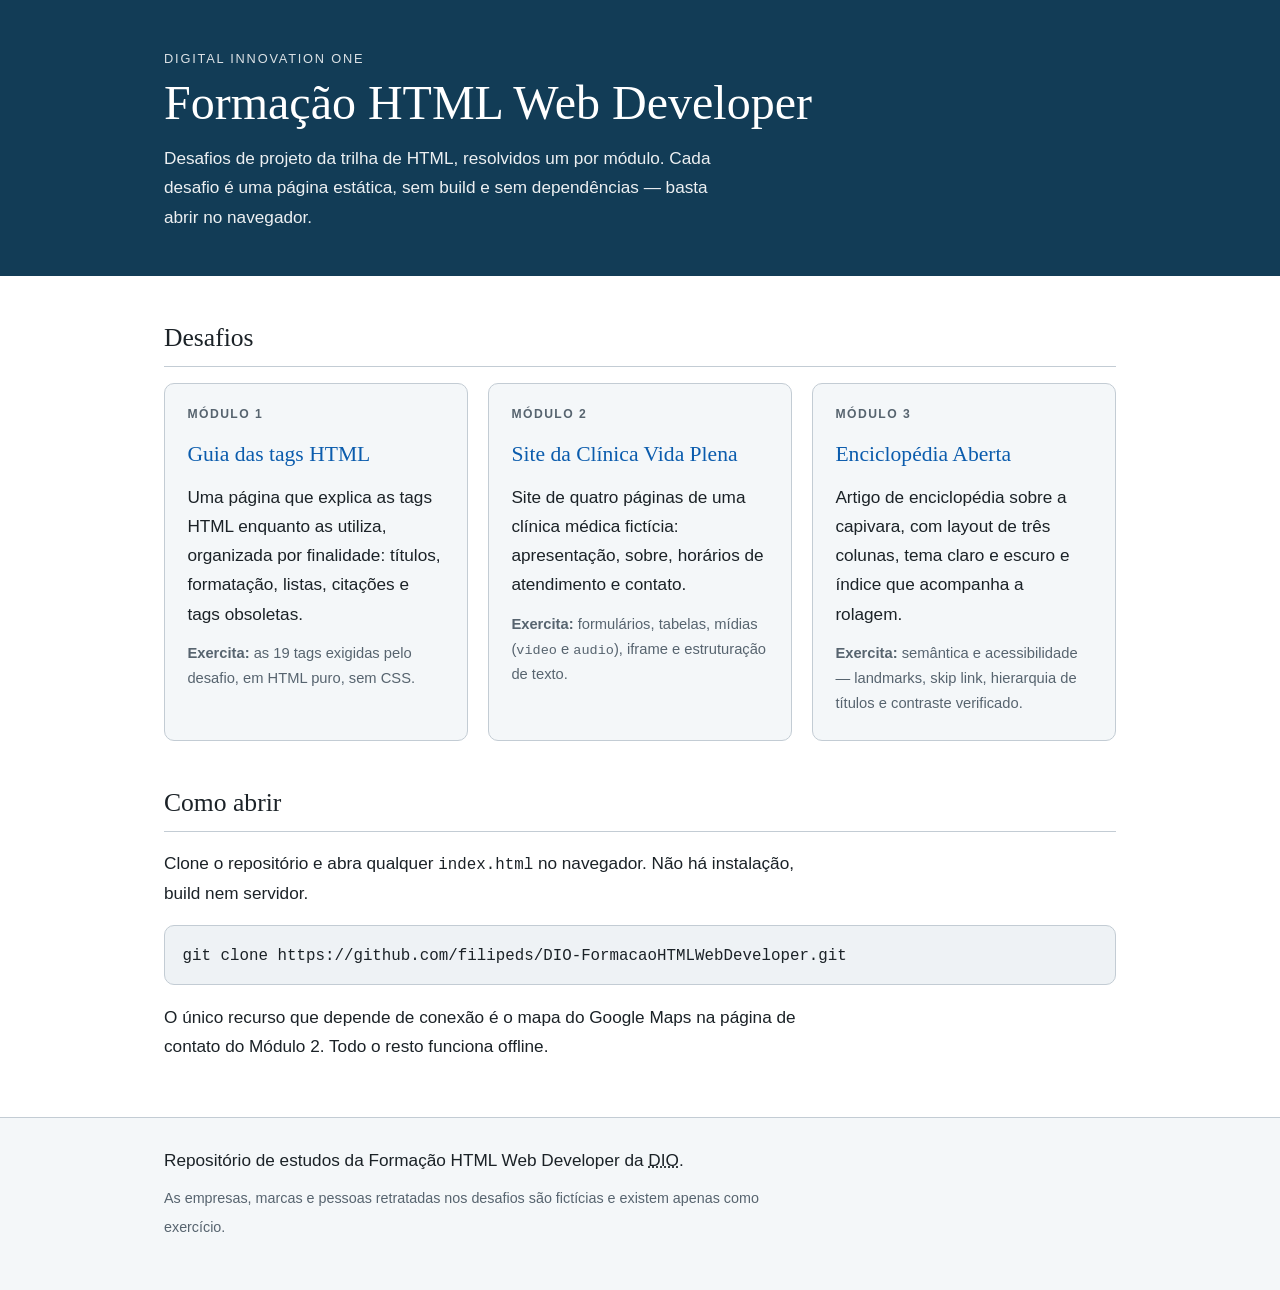
<file: index.html>
<!DOCTYPE html>
<html lang="pt-br">

<head>
    <meta charset="UTF-8">
    <meta name="viewport" content="width=device-width, initial-scale=1.0">
    <title>Desafios da Formação HTML Web Developer — DIO</title>
    <meta name="description"
        content="Portal dos desafios de projeto da Formação HTML Web Developer da Digital Innovation One.">
    <link rel="stylesheet" href="assets/css/portal.css">
</head>

<body>

    <a class="skip-link" href="#desafios">Pular para a lista de desafios</a>

    <header class="topo">
        <div class="container">
            <p class="topo__sobretitulo">Digital Innovation One</p>
            <h1>Formação HTML Web Developer</h1>
            <p class="topo__resumo">
                Desafios de projeto da trilha de HTML, resolvidos um por módulo. Cada desafio é uma
                página estática, sem build e sem dependências — basta abrir no navegador.
            </p>
        </div>
    </header>

    <main class="container">

        <h2 id="desafios">Desafios</h2>

        <ul class="cartoes">

            <li class="cartao">
                <article>
                    <p class="cartao__modulo">Módulo 1</p>
                    <h3><a href="desafio-modulo-1/index.html">Guia das tags HTML</a></h3>
                    <p>
                        Uma página que explica as tags HTML enquanto as utiliza, organizada por
                        finalidade: títulos, formatação, listas, citações e tags obsoletas.
                    </p>
                    <p class="cartao__exercita">
                        <strong>Exercita:</strong> as 19 tags exigidas pelo desafio, em HTML puro,
                        sem CSS.
                    </p>
                </article>
            </li>

            <li class="cartao">
                <article>
                    <p class="cartao__modulo">Módulo 2</p>
                    <h3><a href="desafio-modulo-2/index.html">Site da Clínica Vida Plena</a></h3>
                    <p>
                        Site de quatro páginas de uma clínica médica fictícia: apresentação, sobre,
                        horários de atendimento e contato.
                    </p>
                    <p class="cartao__exercita">
                        <strong>Exercita:</strong> formulários, tabelas, mídias
                        (<code>video</code> e <code>audio</code>), iframe e estruturação de texto.
                    </p>
                </article>
            </li>

            <li class="cartao">
                <article>
                    <p class="cartao__modulo">Módulo 3</p>
                    <h3><a href="desafio-modulo-3/index.html">Enciclopédia Aberta</a></h3>
                    <p>
                        Artigo de enciclopédia sobre a capivara, com layout de três colunas, tema
                        claro e escuro e índice que acompanha a rolagem.
                    </p>
                    <p class="cartao__exercita">
                        <strong>Exercita:</strong> semântica e acessibilidade — landmarks, skip
                        link, hierarquia de títulos e contraste verificado.
                    </p>
                </article>
            </li>

        </ul>

        <h2>Como abrir</h2>
        <p>
            Clone o repositório e abra qualquer <code>index.html</code> no navegador. Não há
            instalação, build nem servidor.
        </p>

        <pre><code>git clone https://github.com/filipeds/DIO-FormacaoHTMLWebDeveloper.git</code></pre>

        <p>
            O único recurso que depende de conexão é o mapa do Google Maps na página de contato do
            Módulo 2. Todo o resto funciona offline.
        </p>

    </main>

    <footer class="rodape">
        <div class="container">
            <p>
                Repositório de estudos da Formação HTML Web Developer da
                <abbr title="Digital Innovation One">DIO</abbr>.
            </p>
            <p class="rodape__aviso">
                <small>
                    As empresas, marcas e pessoas retratadas nos desafios são fictícias e existem
                    apenas como exercício.
                </small>
            </p>
        </div>
    </footer>

</body>

</html>
</file>
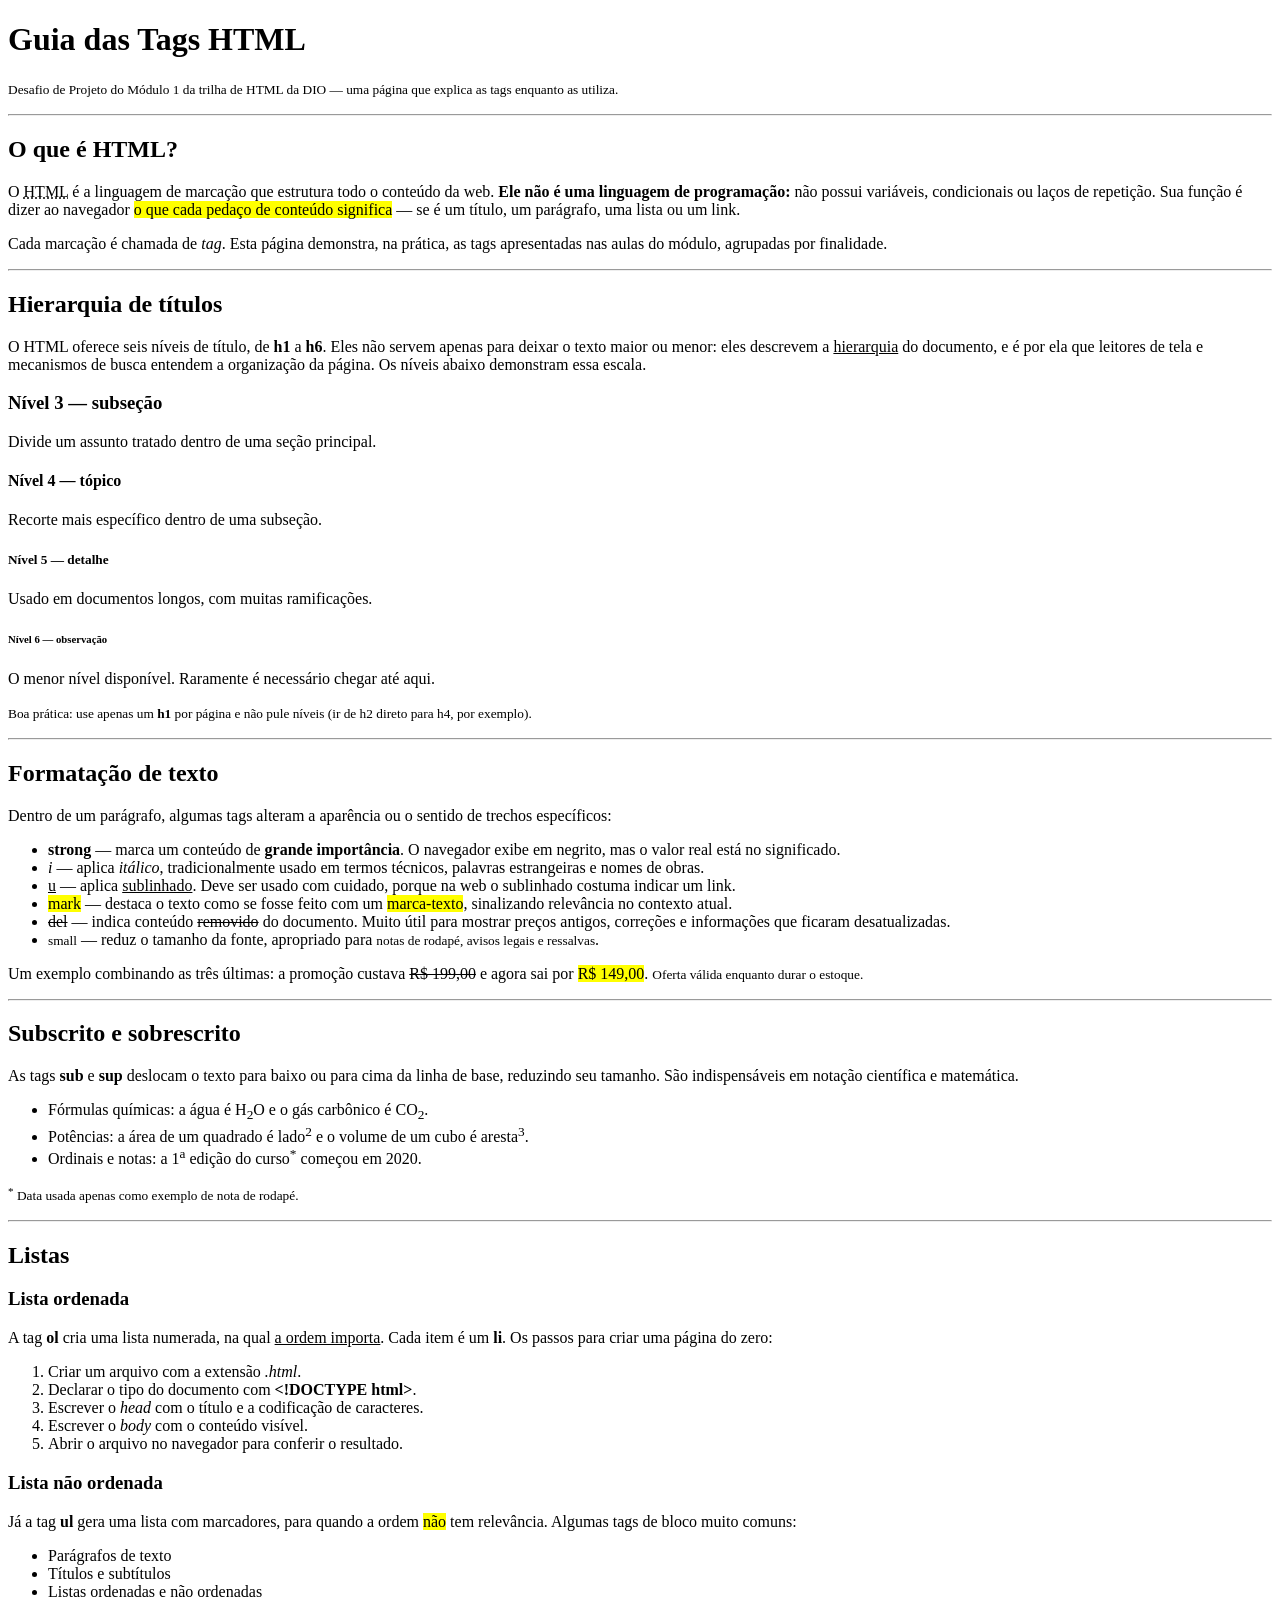
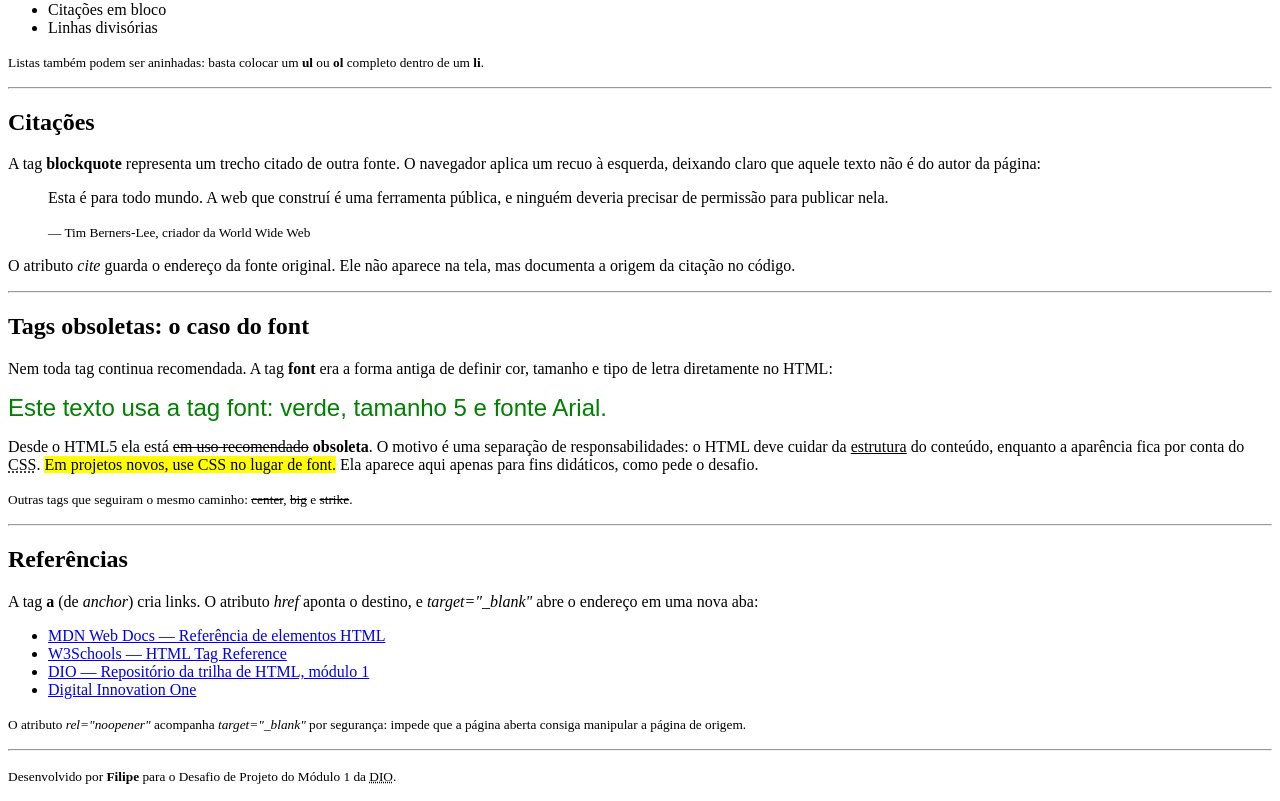
<file: desafio-modulo-1/index.html>
<!DOCTYPE html>
<html lang="pt-br">

<head>
    <meta charset="UTF-8">
    <meta name="viewport" content="width=device-width, initial-scale=1.0">
    <title>Guia das Tags HTML - Desafio DIO</title>
</head>

<body>

    <!-- ============ 1. Cabeçalho ============ -->
    <h1>Guia das Tags HTML</h1>
    <p>
        <small>Desafio de Projeto do Módulo 1 da trilha de HTML da DIO &mdash; uma página que
            explica as tags enquanto as utiliza.</small>
    </p>

    <hr>

    <!-- ============ 2. Introdução ============ -->
    <h2>O que é HTML?</h2>
    <p>
        O <abbr title="HyperText Markup Language">HTML</abbr> é a linguagem de marcação que
        estrutura todo o conteúdo da web. <strong>Ele não é uma linguagem de programação:</strong>
        não possui variáveis, condicionais ou laços de repetição. Sua função é dizer ao navegador
        <mark>o que cada pedaço de conteúdo significa</mark> &mdash; se é um título, um parágrafo,
        uma lista ou um link.
    </p>
    <p>
        Cada marcação é chamada de <i>tag</i>. Esta página demonstra, na prática, as tags
        apresentadas nas aulas do módulo, agrupadas por finalidade.
    </p>

    <hr>

    <!-- ============ 3. Hierarquia de títulos ============ -->
    <h2>Hierarquia de títulos</h2>
    <p>
        O HTML oferece seis níveis de título, de <strong>h1</strong> a <strong>h6</strong>. Eles não
        servem apenas para deixar o texto maior ou menor: eles descrevem a <u>hierarquia</u> do
        documento, e é por ela que leitores de tela e mecanismos de busca entendem a organização da
        página. Os níveis abaixo demonstram essa escala.
    </p>

    <h3>Nível 3 &mdash; subseção</h3>
    <p>Divide um assunto tratado dentro de uma seção principal.</p>

    <h4>Nível 4 &mdash; tópico</h4>
    <p>Recorte mais específico dentro de uma subseção.</p>

    <h5>Nível 5 &mdash; detalhe</h5>
    <p>Usado em documentos longos, com muitas ramificações.</p>

    <h6>Nível 6 &mdash; observação</h6>
    <p>O menor nível disponível. Raramente é necessário chegar até aqui.</p>

    <p>
        <small>Boa prática: use apenas um <strong>h1</strong> por página e não pule níveis
            (ir de h2 direto para h4, por exemplo).</small>
    </p>

    <hr>

    <!-- ============ 4. Formatação de texto ============ -->
    <h2>Formatação de texto</h2>
    <p>
        Dentro de um parágrafo, algumas tags alteram a aparência ou o sentido de trechos
        específicos:
    </p>

    <ul>
        <li><strong>strong</strong> &mdash; marca um conteúdo de <strong>grande importância</strong>.
            O navegador exibe em negrito, mas o valor real está no significado.</li>
        <li><i>i</i> &mdash; aplica <i>itálico</i>, tradicionalmente usado em termos técnicos,
            palavras estrangeiras e nomes de obras.</li>
        <li><u>u</u> &mdash; aplica <u>sublinhado</u>. Deve ser usado com cuidado, porque na web o
            sublinhado costuma indicar um link.</li>
        <li><mark>mark</mark> &mdash; destaca o texto como se fosse feito com um
            <mark>marca-texto</mark>, sinalizando relevância no contexto atual.</li>
        <li><del>del</del> &mdash; indica conteúdo <del>removido</del> do documento. Muito útil para
            mostrar preços antigos, correções e informações que ficaram desatualizadas.</li>
        <li><small>small</small> &mdash; reduz o tamanho da fonte, apropriado para
            <small>notas de rodapé, avisos legais e ressalvas</small>.</li>
    </ul>

    <p>
        Um exemplo combinando as três últimas: a promoção custava <del>R$ 199,00</del> e agora sai
        por <mark>R$ 149,00</mark>. <small>Oferta válida enquanto durar o estoque.</small>
    </p>

    <hr>

    <!-- ============ 5. Sub e sobrescrito ============ -->
    <h2>Subscrito e sobrescrito</h2>
    <p>
        As tags <strong>sub</strong> e <strong>sup</strong> deslocam o texto para baixo ou para cima
        da linha de base, reduzindo seu tamanho. São indispensáveis em notação científica e
        matemática.
    </p>

    <ul>
        <li>Fórmulas químicas: a água é H<sub>2</sub>O e o gás carbônico é CO<sub>2</sub>.</li>
        <li>Potências: a área de um quadrado é lado<sup>2</sup> e o volume de um cubo é
            aresta<sup>3</sup>.</li>
        <li>Ordinais e notas: a 1<sup>a</sup> edição do curso<sup>*</sup> começou em 2020.</li>
    </ul>

    <p><small><sup>*</sup> Data usada apenas como exemplo de nota de rodapé.</small></p>

    <hr>

    <!-- ============ 6. Listas ============ -->
    <h2>Listas</h2>

    <h3>Lista ordenada</h3>
    <p>
        A tag <strong>ol</strong> cria uma lista numerada, na qual <u>a ordem importa</u>. Cada item
        é um <strong>li</strong>. Os passos para criar uma página do zero:
    </p>
    <ol>
        <li>Criar um arquivo com a extensão <i>.html</i>.</li>
        <li>Declarar o tipo do documento com <strong>&lt;!DOCTYPE html&gt;</strong>.</li>
        <li>Escrever o <i>head</i> com o título e a codificação de caracteres.</li>
        <li>Escrever o <i>body</i> com o conteúdo visível.</li>
        <li>Abrir o arquivo no navegador para conferir o resultado.</li>
    </ol>

    <h3>Lista não ordenada</h3>
    <p>
        Já a tag <strong>ul</strong> gera uma lista com marcadores, para quando a ordem
        <mark>não</mark> tem relevância. Algumas tags de bloco muito comuns:
    </p>
    <ul>
        <li>Parágrafos de texto</li>
        <li>Títulos e subtítulos</li>
        <li>Listas ordenadas e não ordenadas</li>
        <li>Citações em bloco</li>
        <li>Linhas divisórias</li>
    </ul>

    <p>
        <small>Listas também podem ser aninhadas: basta colocar um <strong>ul</strong> ou
            <strong>ol</strong> completo dentro de um <strong>li</strong>.</small>
    </p>

    <hr>

    <!-- ============ 7. Citação ============ -->
    <h2>Citações</h2>
    <p>
        A tag <strong>blockquote</strong> representa um trecho citado de outra fonte. O navegador
        aplica um recuo à esquerda, deixando claro que aquele texto não é do autor da página:
    </p>

    <blockquote cite="https://www.w3.org/People/Berners-Lee/">
        <p>
            Esta é para todo mundo. A web que construí é uma ferramenta pública, e ninguém deveria
            precisar de permissão para publicar nela.
        </p>
        <p><small>&mdash; Tim Berners-Lee, criador da World Wide Web</small></p>
    </blockquote>

    <p>
        O atributo <i>cite</i> guarda o endereço da fonte original. Ele não aparece na tela, mas
        documenta a origem da citação no código.
    </p>

    <hr>

    <!-- ============ 8. Tags obsoletas ============ -->
    <h2>Tags obsoletas: o caso do font</h2>
    <p>
        Nem toda tag continua recomendada. A tag <strong>font</strong> era a forma antiga de definir
        cor, tamanho e tipo de letra diretamente no HTML:
    </p>

    <p>
        <font color="green" size="5" face="Arial">Este texto usa a tag font: verde, tamanho 5 e
            fonte Arial.</font>
    </p>

    <p>
        Desde o HTML5 ela está <del>em uso recomendado</del> <strong>obsoleta</strong>. O motivo é
        uma separação de responsabilidades: o HTML deve cuidar da <u>estrutura</u> do conteúdo,
        enquanto a aparência fica por conta do <abbr title="Cascading Style Sheets">CSS</abbr>.
        <mark>Em projetos novos, use CSS no lugar de font.</mark> Ela aparece aqui apenas para fins
        didáticos, como pede o desafio.
    </p>

    <p>
        <small>Outras tags que seguiram o mesmo caminho: <del>center</del>, <del>big</del> e
            <del>strike</del>.</small>
    </p>

    <hr>

    <!-- ============ 9. Referências ============ -->
    <h2>Referências</h2>
    <p>
        A tag <strong>a</strong> (de <i>anchor</i>) cria links. O atributo <i>href</i> aponta o
        destino, e <i>target="_blank"</i> abre o endereço em uma nova aba:
    </p>

    <ul>
        <li>
            <a href="https://developer.mozilla.org/pt-BR/docs/Web/HTML/Element" target="_blank"
                rel="noopener">MDN Web Docs &mdash; Referência de elementos HTML</a>
        </li>
        <li>
            <a href="https://www.w3schools.com/tags/" target="_blank" rel="noopener">W3Schools
                &mdash; HTML Tag Reference</a>
        </li>
        <li>
            <a href="https://github.com/digitalinnovationone/trilha-html-modulo-1" target="_blank"
                rel="noopener">DIO &mdash; Repositório da trilha de HTML, módulo 1</a>
        </li>
        <li>
            <a href="https://www.dio.me/" target="_blank" rel="noopener">Digital Innovation One</a>
        </li>
    </ul>

    <p>
        <small>O atributo <i>rel="noopener"</i> acompanha <i>target="_blank"</i> por segurança:
            impede que a página aberta consiga manipular a página de origem.</small>
    </p>

    <hr>

    <!-- ============ 10. Rodapé ============ -->
    <p>
        <small>
            Desenvolvido por <strong>Filipe</strong> para o Desafio de Projeto do Módulo 1 da
            <abbr title="Digital Innovation One">DIO</abbr>.
        </small>
    </p>

</body>

</html>
</file>
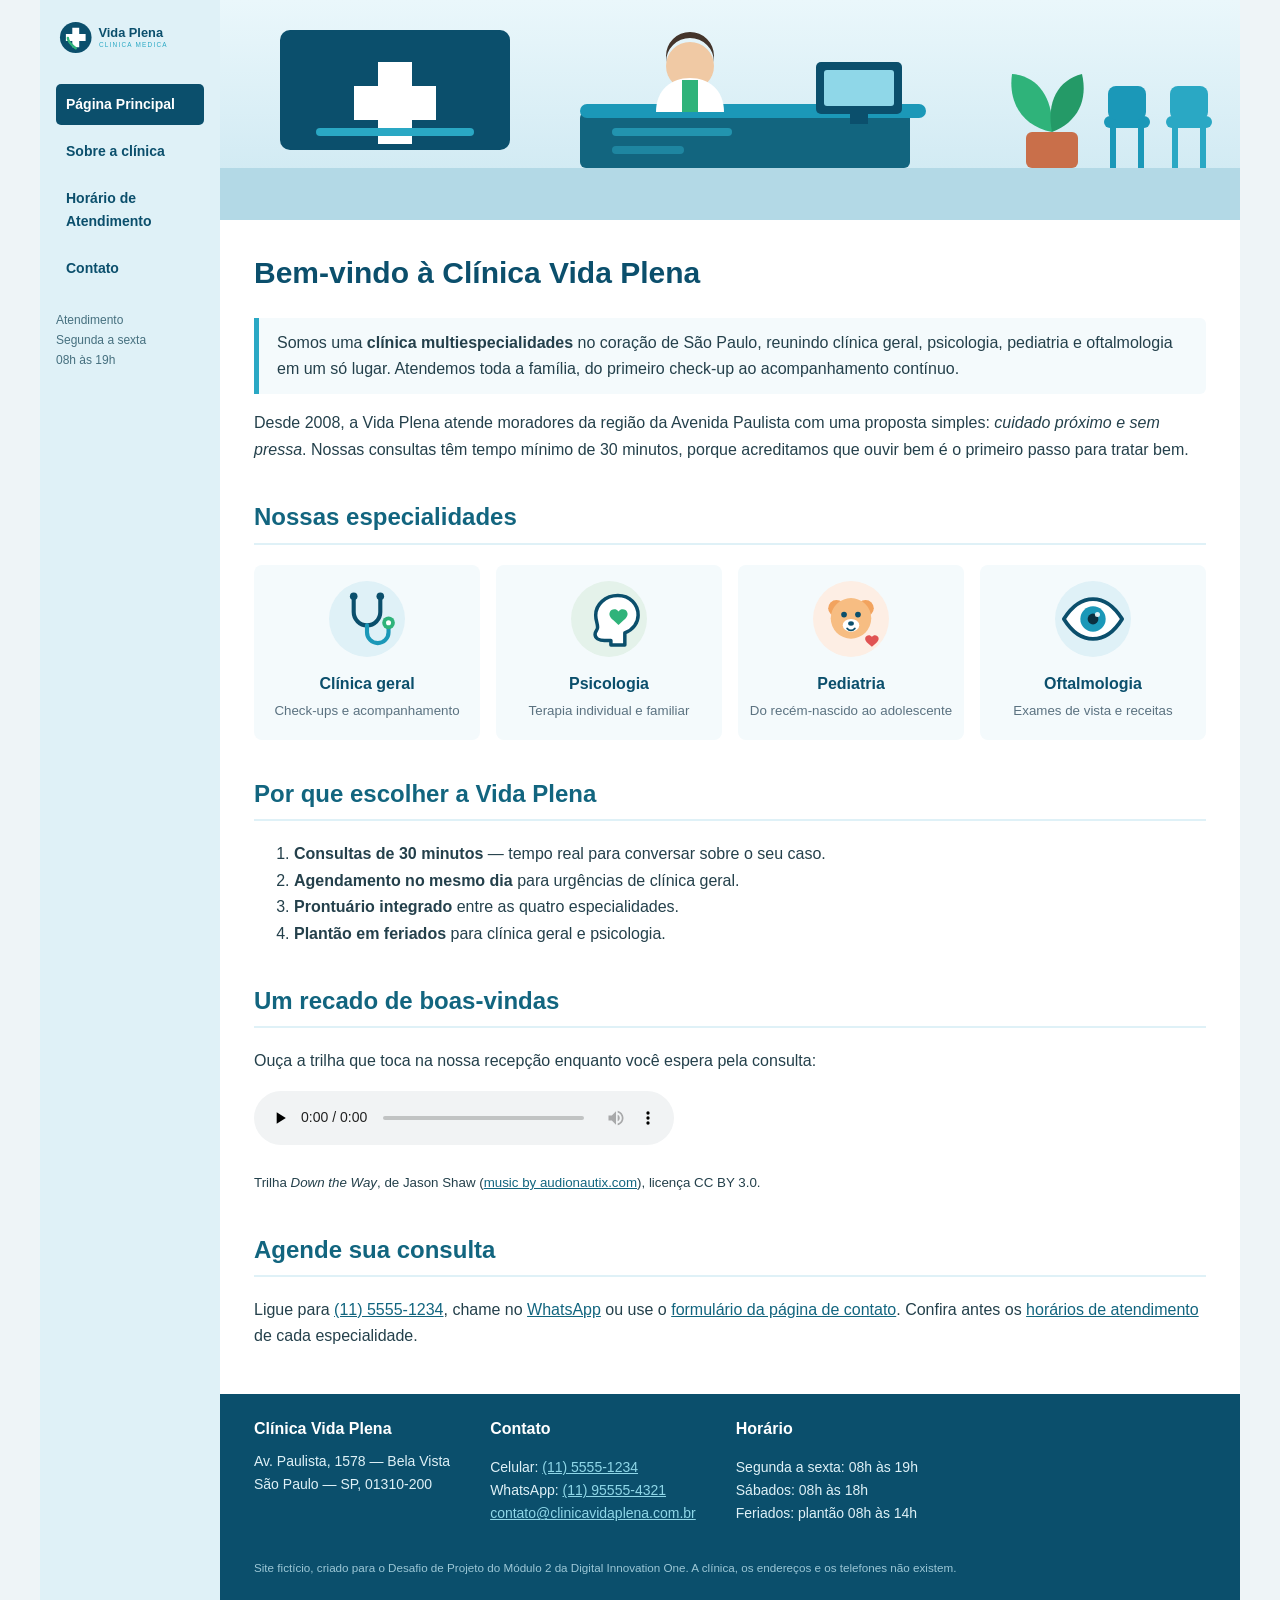
<file: desafio-modulo-2/index.html>
<!DOCTYPE html>
<html lang="pt-br">

<head>
    <meta charset="UTF-8">
    <meta name="viewport" content="width=device-width, initial-scale=1.0">
    <title>Clínica Vida Plena - Página Principal</title>
    <meta name="description" content="Clínica médica multiespecialidades com clínica geral, psicologia, pediatria e oftalmologia.">
    <link rel="stylesheet" href="assets/css/base.css">
</head>

<body>
    <div class="wrapper">

        <nav class="menu">
            <img class="logo" src="assets/images/logo.svg" alt="Logotipo da Clínica Vida Plena">
            <ul>
                <li><a href="index.html" aria-current="page">Página Principal</a></li>
                <li><a href="sobre.html">Sobre a clínica</a></li>
                <li><a href="horarios.html">Horário de Atendimento</a></li>
                <li><a href="contato.html">Contato</a></li>
            </ul>
            <p class="menu-info">
                Atendimento<br>
                Segunda a sexta<br>
                08h às 19h
            </p>
        </nav>

        <div class="main">

            <header class="header">
                <img src="assets/images/header-home.svg" alt="Ilustração da recepção da Clínica Vida Plena, com balcão de atendimento e sala de espera">
            </header>

            <main class="content">
                <h1>Bem-vindo à Clínica Vida Plena</h1>

                <p class="destaque">
                    Somos uma <strong>clínica multiespecialidades</strong> no coração de São Paulo,
                    reunindo clínica geral, psicologia, pediatria e oftalmologia em um só lugar.
                    Atendemos toda a família, do primeiro check-up ao acompanhamento contínuo.
                </p>

                <p>
                    Desde 2008, a Vida Plena atende moradores da região da Avenida Paulista com uma
                    proposta simples: <em>cuidado próximo e sem pressa</em>. Nossas consultas têm
                    tempo mínimo de 30 minutos, porque acreditamos que ouvir bem é o primeiro passo
                    para tratar bem.
                </p>

                <h2>Nossas especialidades</h2>

                <ul class="especialidades">
                    <li>
                        <img src="assets/images/esp-clinica-geral.svg" alt="Ícone de estetoscópio">
                        <strong>Clínica geral</strong>
                        <small>Check-ups e acompanhamento</small>
                    </li>
                    <li>
                        <img src="assets/images/esp-psicologia.svg" alt="Ícone de cuidado com a saúde mental">
                        <strong>Psicologia</strong>
                        <small>Terapia individual e familiar</small>
                    </li>
                    <li>
                        <img src="assets/images/esp-pediatria.svg" alt="Ícone de atendimento infantil">
                        <strong>Pediatria</strong>
                        <small>Do recém-nascido ao adolescente</small>
                    </li>
                    <li>
                        <img src="assets/images/esp-oftalmologia.svg" alt="Ícone de exame de vista">
                        <strong>Oftalmologia</strong>
                        <small>Exames de vista e receitas</small>
                    </li>
                </ul>

                <h2>Por que escolher a Vida Plena</h2>

                <ol>
                    <li><strong>Consultas de 30 minutos</strong> — tempo real para conversar sobre o seu caso.</li>
                    <li><strong>Agendamento no mesmo dia</strong> para urgências de clínica geral.</li>
                    <li><strong>Prontuário integrado</strong> entre as quatro especialidades.</li>
                    <li><strong>Plantão em feriados</strong> para clínica geral e psicologia.</li>
                </ol>

                <h2>Um recado de boas-vindas</h2>

                <p>
                    Ouça a trilha que toca na nossa recepção enquanto você espera pela consulta:
                </p>

                <audio controls preload="none">
                    <source src="assets/media/boas-vindas.mp3" type="audio/mpeg">
                    Seu navegador não suporta áudio.
                    <a href="assets/media/boas-vindas.mp3">Baixe a faixa</a> para ouvir.
                </audio>

                <p>
                    <small>Trilha <cite>Down the Way</cite>, de Jason Shaw
                        (<a href="http://audionautix.com" target="_blank" rel="noopener">music by audionautix.com</a>),
                        licença CC BY 3.0.</small>
                </p>

                <h2>Agende sua consulta</h2>

                <p>
                    Ligue para <a href="tel:+551155551234">(11) 5555-1234</a>, chame no
                    <a href="https://wa.me/5511955554321" target="_blank" rel="noopener">WhatsApp</a>
                    ou use o <a href="contato.html">formulário da página de contato</a>.
                    Confira antes os <a href="horarios.html">horários de atendimento</a> de cada
                    especialidade.
                </p>
            </main>

            <footer class="footer">
                <div class="colunas">
                    <div>
                        <h2>Clínica Vida Plena</h2>
                        <address>
                            Av. Paulista, 1578 — Bela Vista<br>
                            São Paulo — SP, 01310-200
                        </address>
                    </div>
                    <div>
                        <h2>Contato</h2>
                        <p>
                            Celular: <a href="tel:+551155551234">(11) 5555-1234</a><br>
                            WhatsApp: <a href="https://wa.me/5511955554321" target="_blank" rel="noopener">(11) 95555-4321</a><br>
                            <a href="mailto:contato@clinicavidaplena.com.br">contato@clinicavidaplena.com.br</a>
                        </p>
                    </div>
                    <div>
                        <h2>Horário</h2>
                        <p>
                            Segunda a sexta: 08h às 19h<br>
                            Sábados: 08h às 18h<br>
                            Feriados: plantão 08h às 14h
                        </p>
                    </div>
                </div>
                <p class="aviso">
                    <small>Site fictício, criado para o Desafio de Projeto do Módulo 2 da
                        Digital Innovation One. A clínica, os endereços e os telefones não existem.</small>
                </p>
            </footer>

        </div>
    </div>
</body>

</html>
</file>
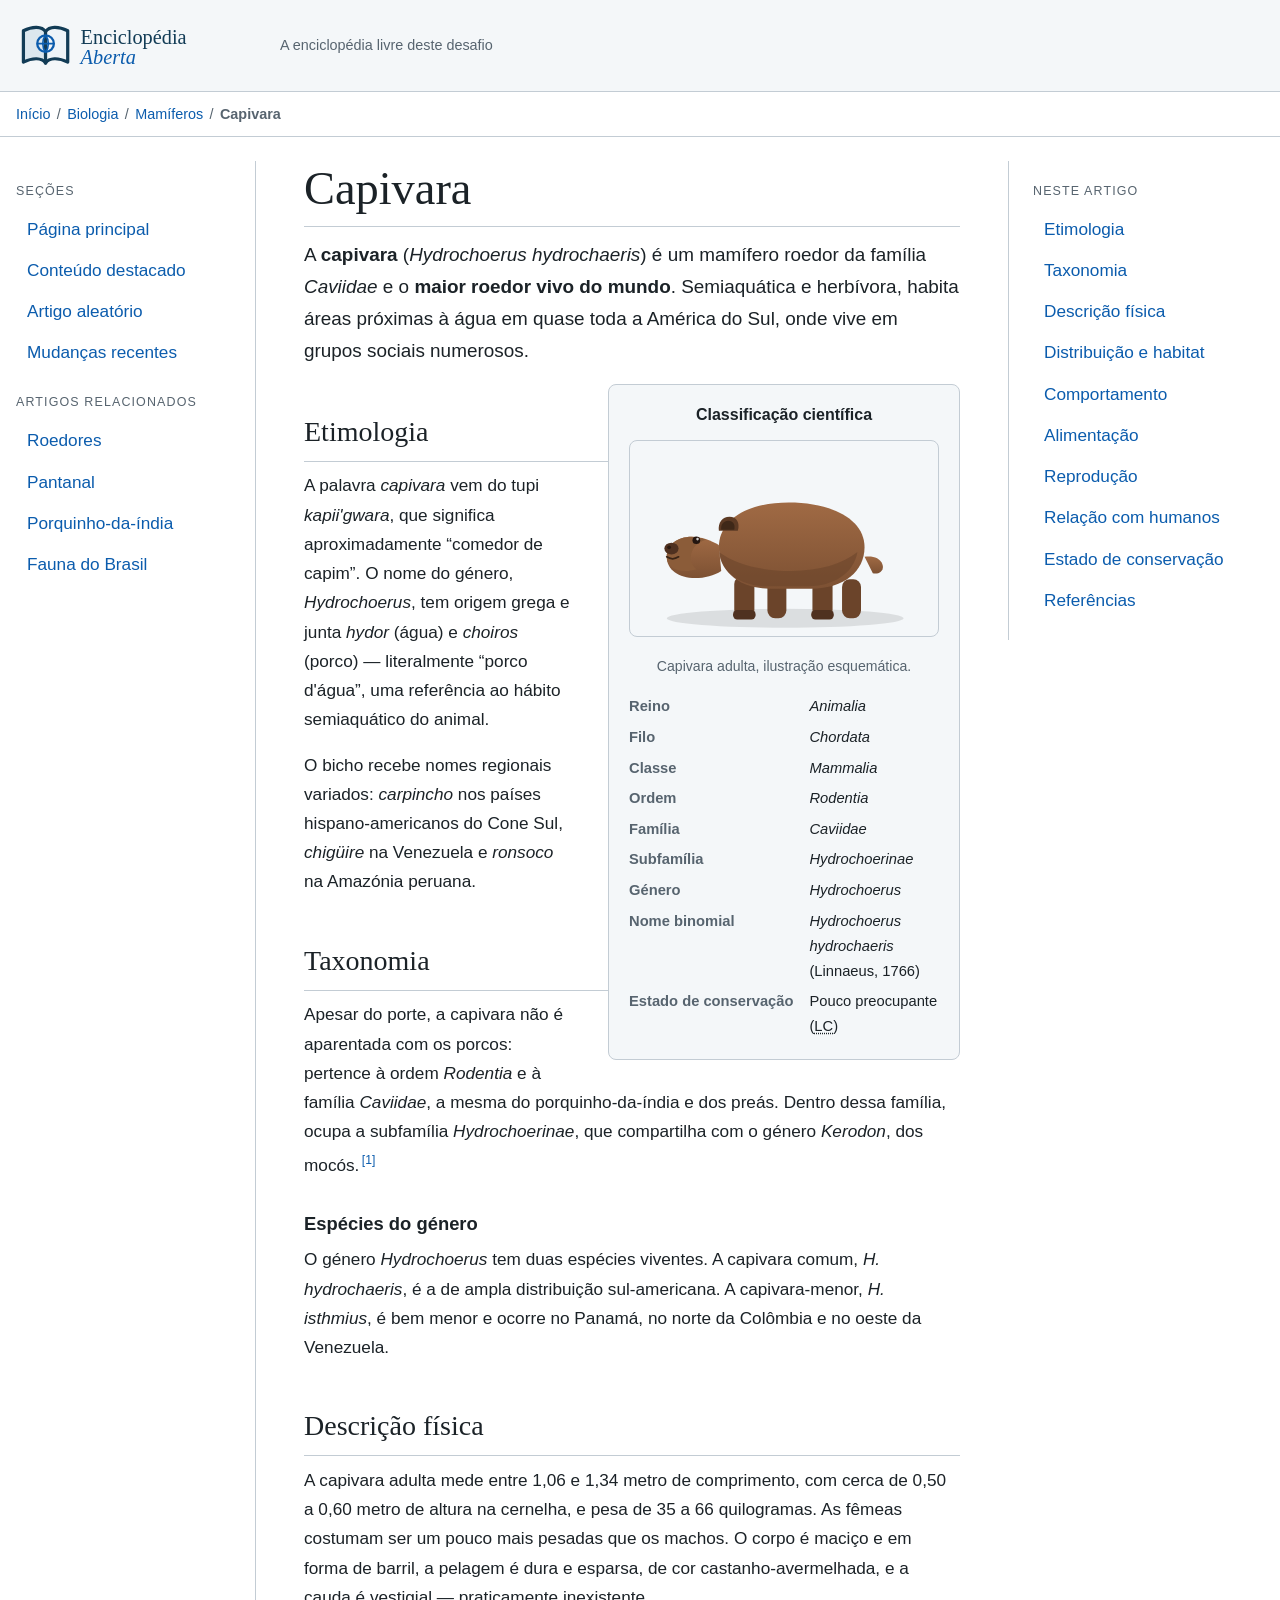
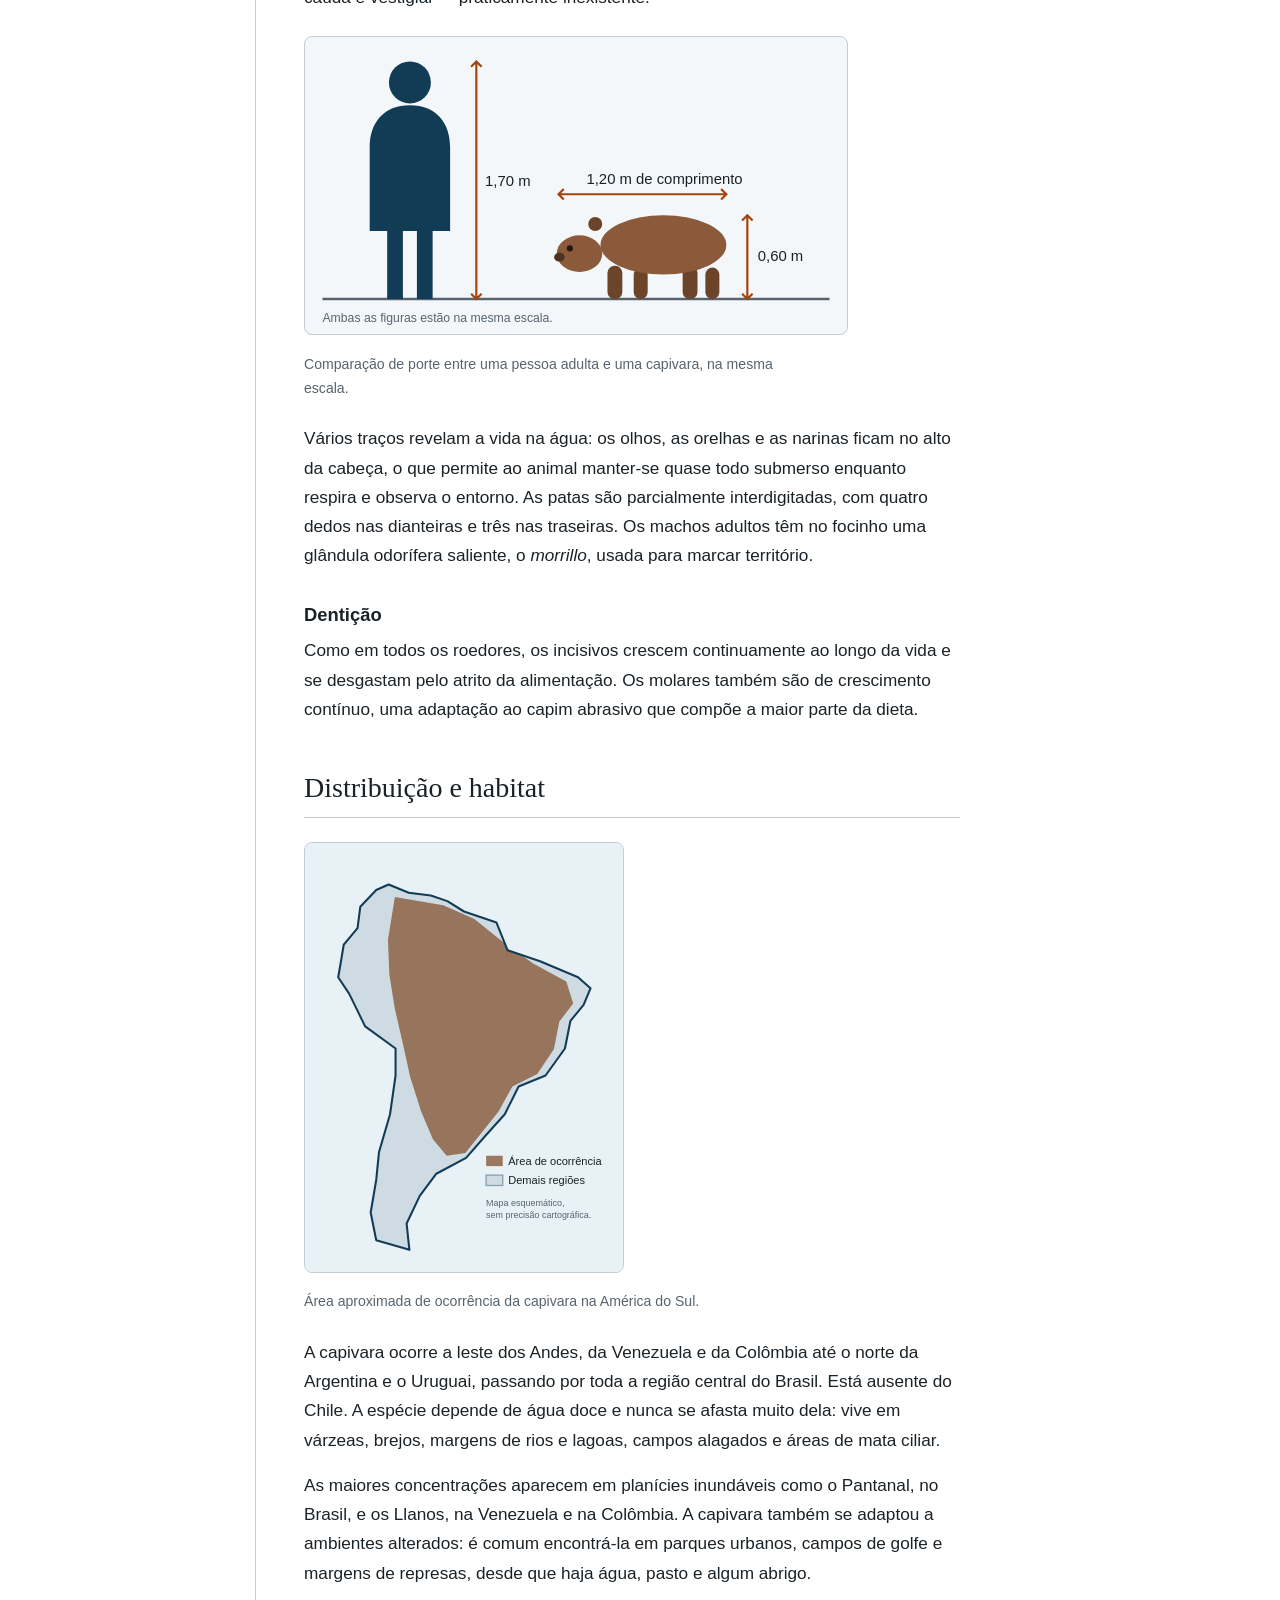
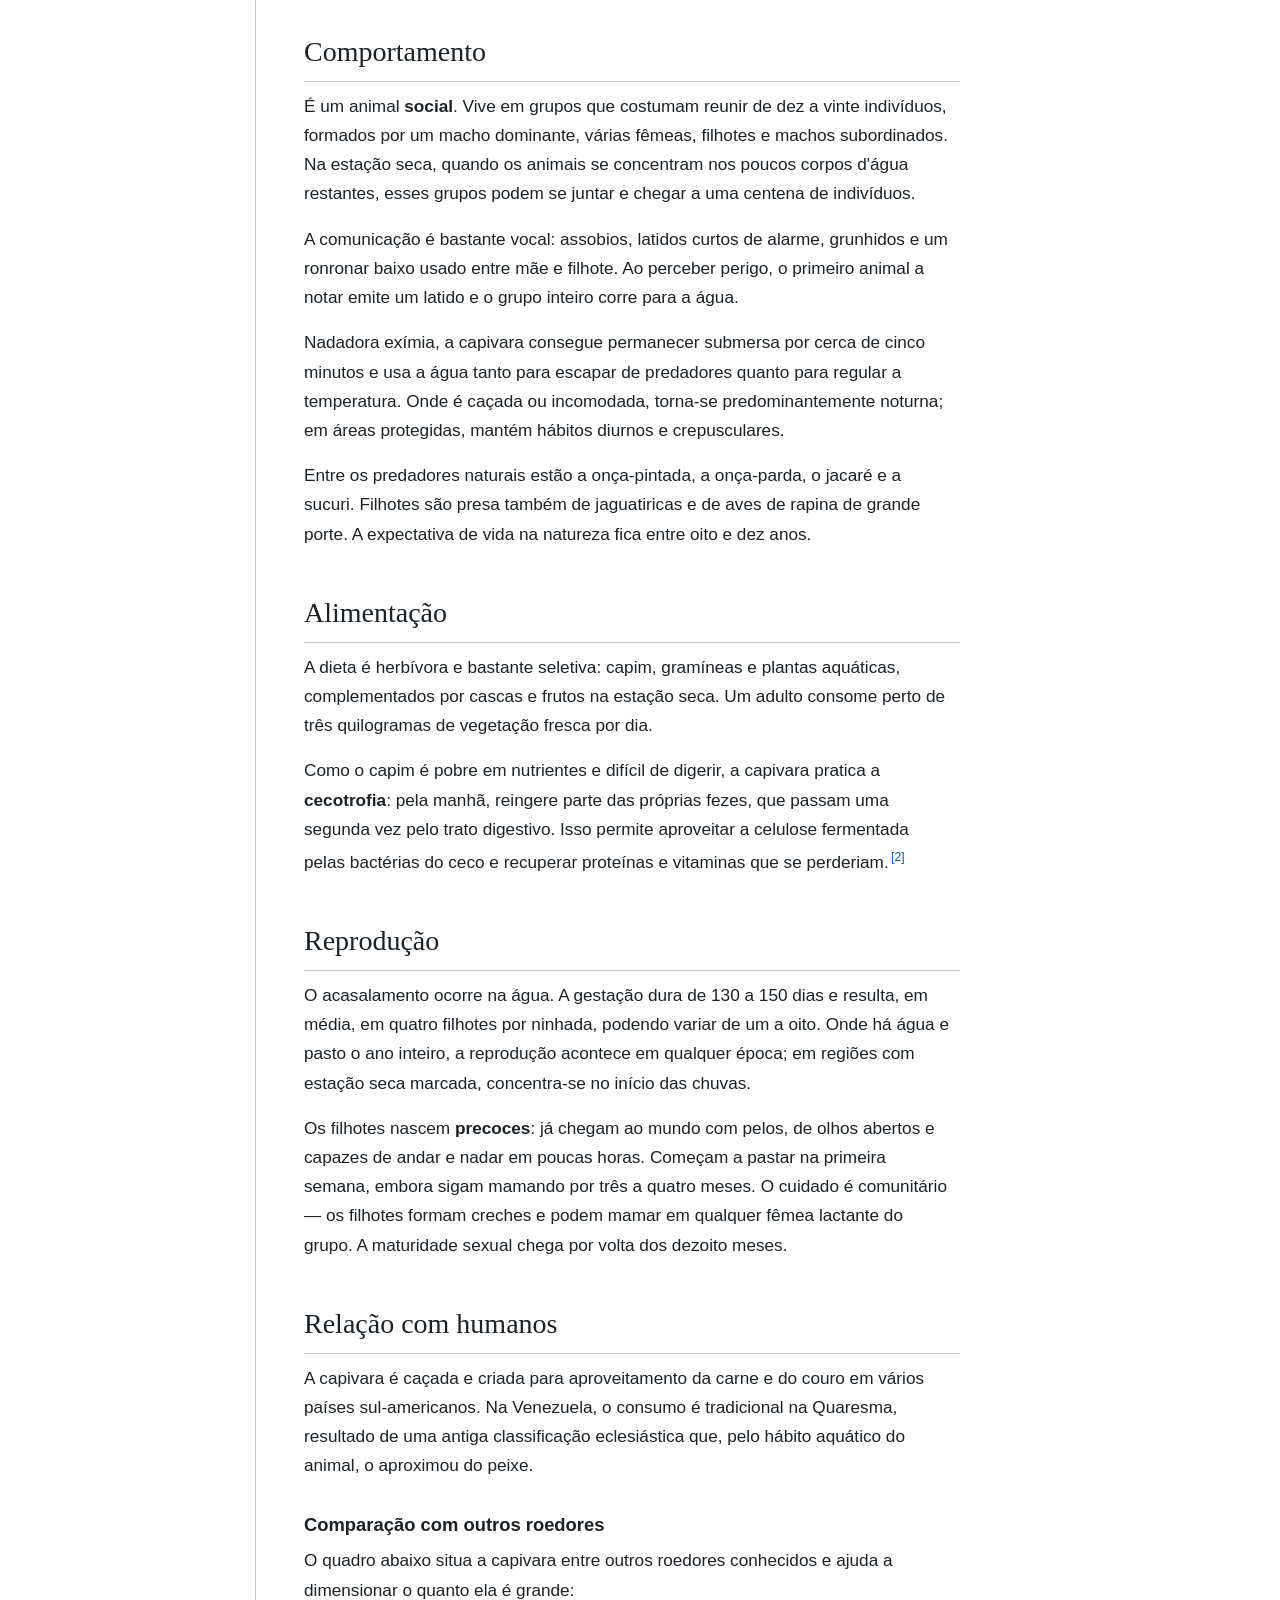
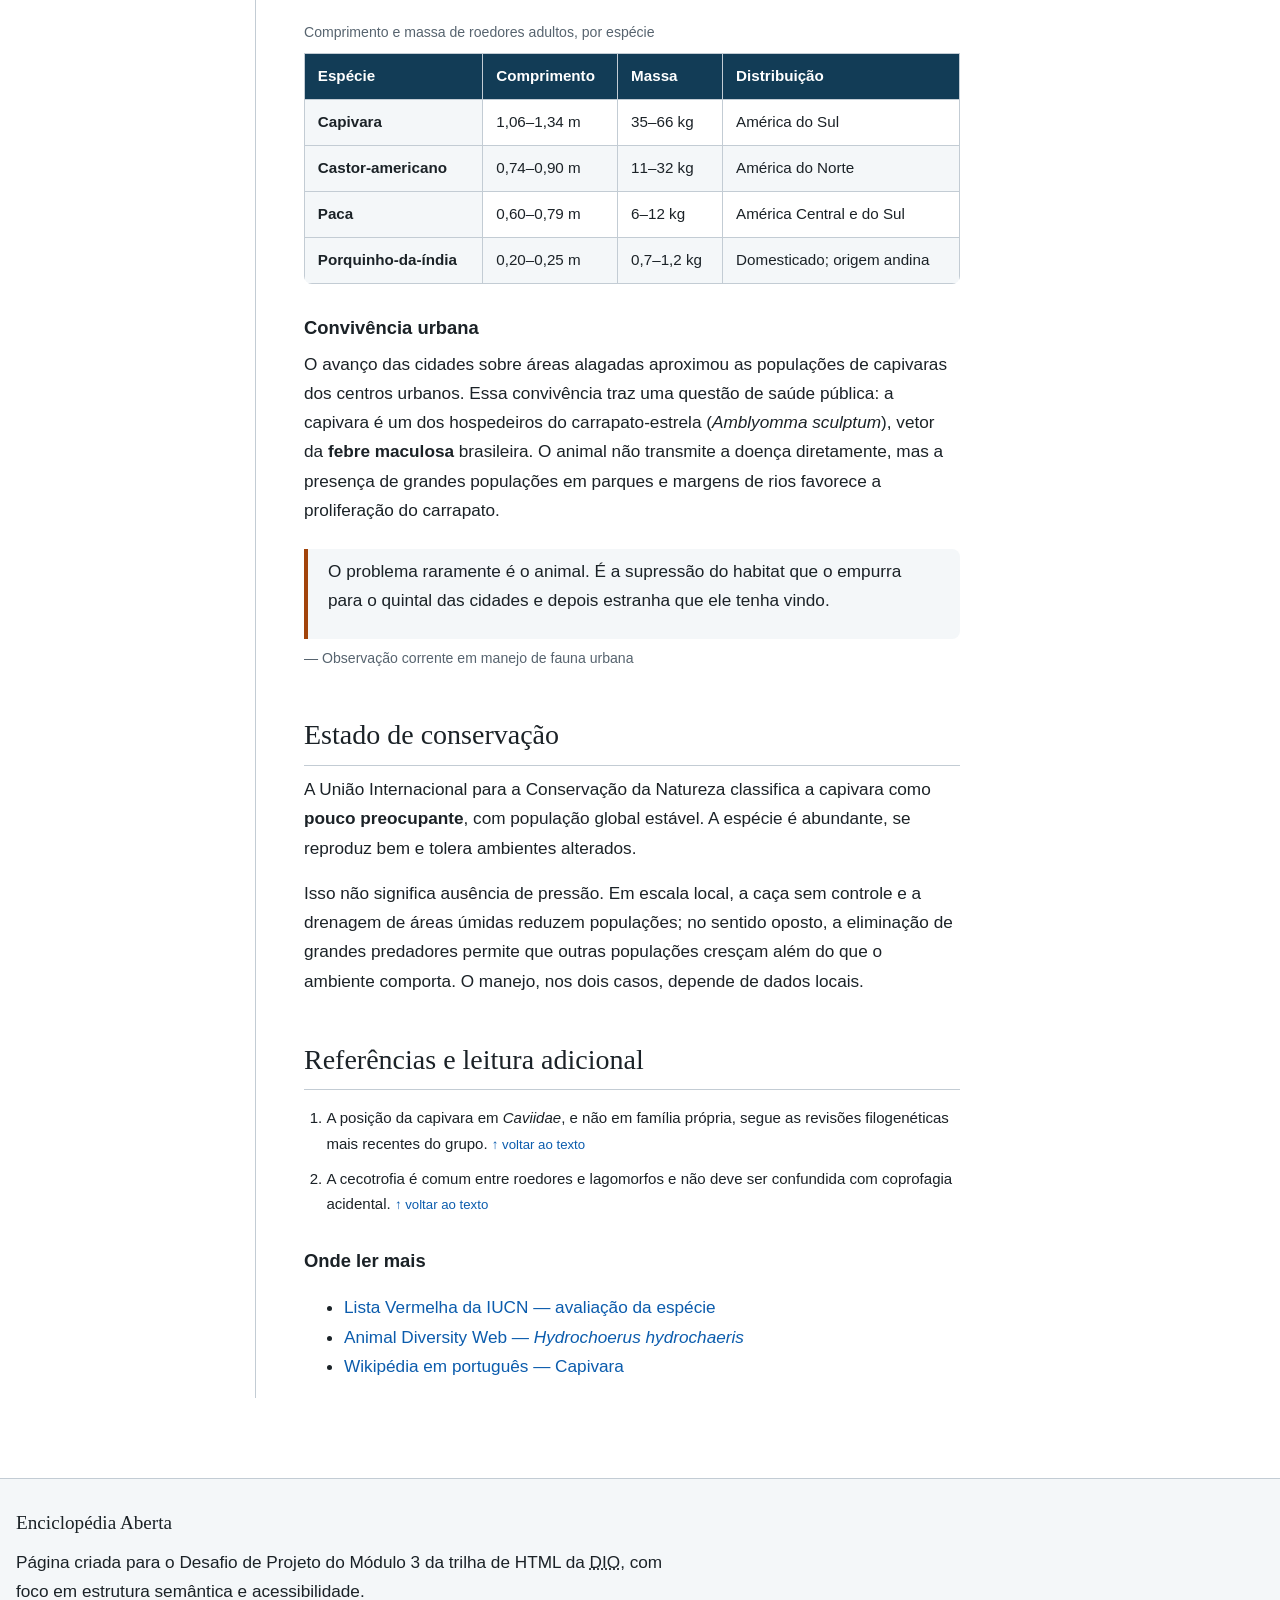
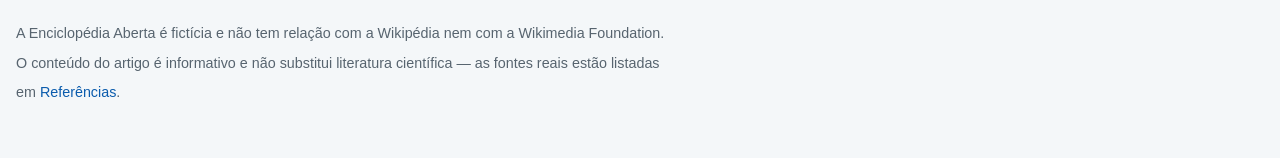
<file: desafio-modulo-3/index.html>
<!DOCTYPE html>
<html lang="pt-br">

<head>
    <meta charset="UTF-8">
    <meta name="viewport" content="width=device-width, initial-scale=1.0">
    <title>Capivara — Enciclopédia Aberta</title>
    <meta name="description"
        content="Artigo sobre a capivara (Hydrochoerus hydrochaeris), o maior roedor vivo do mundo: taxonomia, descrição, habitat, comportamento e conservação.">
    <link rel="stylesheet" href="assets/css/style.css">
</head>

<body>

    <a class="skip-link" href="#conteudo">Pular para o conteúdo principal</a>

    <header class="cabecalho">
        <div class="cabecalho__interno">
            <a class="cabecalho__marca" href="#" aria-label="Enciclopédia Aberta — página inicial">
                <picture>
                    <source media="(prefers-color-scheme: dark)" srcset="assets/images/logo-escuro.svg">
                    <img src="assets/images/logo.svg" alt="" width="260" height="64">
                </picture>
            </a>
            <p class="cabecalho__lema">A enciclopédia livre deste desafio</p>
        </div>
    </header>

    <nav class="trilha" aria-label="Trilha de navegação">
        <div class="trilha__interna">
            <ol>
                <li><a href="#">Início</a></li>
                <li><a href="#">Biologia</a></li>
                <li><a href="#">Mamíferos</a></li>
                <li><a href="#" aria-current="page">Capivara</a></li>
            </ol>
        </div>
    </nav>

    <div class="layout">

        <!-- ============ navegação do site ============ -->
        <nav class="lateral" aria-label="Navegação do site">
            <details open>
                <summary>Navegação</summary>
                <p class="lateral__titulo" id="grupo-secoes">Seções</p>
                <ul aria-labelledby="grupo-secoes">
                    <li><a href="#">Página principal</a></li>
                    <li><a href="#">Conteúdo destacado</a></li>
                    <li><a href="#">Artigo aleatório</a></li>
                    <li><a href="#">Mudanças recentes</a></li>
                </ul>

                <p class="lateral__titulo" id="grupo-relacionados">Artigos relacionados</p>
                <ul aria-labelledby="grupo-relacionados">
                    <li><a href="#">Roedores</a></li>
                    <li><a href="#">Pantanal</a></li>
                    <li><a href="#">Porquinho-da-índia</a></li>
                    <li><a href="#">Fauna do Brasil</a></li>
                </ul>
            </details>
        </nav>

        <!-- ============ conteúdo ============ -->
        <!-- tabindex="-1" garante que o skip link mova o foco de fato,
             e nao apenas o ponto de partida da navegacao por tabulacao. -->
        <main id="conteudo" class="artigo" tabindex="-1">
            <article>

                <h1>Capivara</h1>

                <p class="artigo__resumo">
                    A <strong>capivara</strong> (<i lang="la">Hydrochoerus hydrochaeris</i>) é um mamífero
                    roedor da família <i lang="la">Caviidae</i> e o <strong>maior roedor vivo do
                        mundo</strong>. Semiaquática e herbívora, habita áreas próximas à água em
                    quase toda a América do Sul, onde vive em grupos sociais numerosos.
                </p>

                <aside class="infobox" aria-labelledby="infobox-titulo">
                    <h2 id="infobox-titulo">Classificação científica</h2>

                    <figure class="infobox__figura">
                        <img src="assets/images/capivara.svg"
                            alt="Ilustração de uma capivara vista de perfil: corpo em barril, pelagem castanho-avermelhada, patas curtas, focinho rombudo e orelhas pequenas no alto da cabeça."
                            width="520" height="330">
                        <figcaption>Capivara adulta, ilustração esquemática.</figcaption>
                    </figure>

                    <dl class="infobox__dados">
                        <dt>Reino</dt>
                        <dd><i lang="la">Animalia</i></dd>
                        <dt>Filo</dt>
                        <dd><i lang="la">Chordata</i></dd>
                        <dt>Classe</dt>
                        <dd><i lang="la">Mammalia</i></dd>
                        <dt>Ordem</dt>
                        <dd><i lang="la">Rodentia</i></dd>
                        <dt>Família</dt>
                        <dd><i lang="la">Caviidae</i></dd>
                        <dt>Subfamília</dt>
                        <dd><i lang="la">Hydrochoerinae</i></dd>
                        <dt>Género</dt>
                        <dd><i lang="la">Hydrochoerus</i></dd>
                        <dt>Nome binomial</dt>
                        <dd><i lang="la">Hydrochoerus hydrochaeris</i> (Linnaeus, 1766)</dd>
                        <dt>Estado de conservação</dt>
                        <dd>Pouco preocupante (<abbr title="Least Concern, na classificação da União Internacional para a Conservação da Natureza">LC</abbr>)</dd>
                    </dl>
                </aside>

                <!-- ---------------- etimologia ---------------- -->
                <section id="etimologia" aria-labelledby="etimologia-titulo">
                    <h2 id="etimologia-titulo">Etimologia</h2>
                    <p>
                        A palavra <i>capivara</i> vem do tupi <i lang="tpw">kapii'gwara</i>, que
                        significa aproximadamente <q>comedor de capim</q>. O nome do género,
                        <i lang="la">Hydrochoerus</i>, tem origem grega e junta <i lang="grc">hydor</i>
                        (água) e <i lang="grc">choiros</i> (porco) — literalmente
                        <q>porco d'água</q>, uma referência ao hábito semiaquático do animal.
                    </p>
                    <p>
                        O bicho recebe nomes regionais variados: <i>carpincho</i> nos países
                        hispano-americanos do Cone Sul, <i>chigüire</i> na Venezuela e
                        <i>ronsoco</i> na Amazónia peruana.
                    </p>
                </section>

                <!-- ---------------- taxonomia ---------------- -->
                <section id="taxonomia" aria-labelledby="taxonomia-titulo">
                    <h2 id="taxonomia-titulo">Taxonomia</h2>
                    <p>
                        Apesar do porte, a capivara não é aparentada com os porcos: pertence à ordem
                        <i lang="la">Rodentia</i> e à família <i lang="la">Caviidae</i>, a mesma do
                        porquinho-da-índia e dos preás. Dentro dessa família, ocupa a subfamília
                        <i lang="la">Hydrochoerinae</i>, que compartilha com o género
                        <i lang="la">Kerodon</i>, dos mocós.<sup class="nota"><a id="ref-1" href="#nota-1"
                                aria-describedby="referencias-titulo">[1]</a></sup>
                    </p>

                    <h3>Espécies do género</h3>
                    <p>
                        O género <i lang="la">Hydrochoerus</i> tem duas espécies viventes. A capivara
                        comum, <i lang="la">H. hydrochaeris</i>, é a de ampla distribuição sul-americana.
                        A capivara-menor, <i lang="la">H. isthmius</i>, é bem menor e ocorre no Panamá,
                        no norte da Colômbia e no oeste da Venezuela.
                    </p>
                </section>

                <!-- ---------------- descrição ---------------- -->
                <section id="descricao" aria-labelledby="descricao-titulo">
                    <h2 id="descricao-titulo">Descrição física</h2>
                    <p>
                        A capivara adulta mede entre 1,06 e 1,34 metro de comprimento, com cerca de
                        0,50 a 0,60 metro de altura na cernelha, e pesa de 35 a 66 quilogramas. As
                        fêmeas costumam ser um pouco mais pesadas que os machos. O corpo é maciço e
                        em forma de barril, a pelagem é dura e esparsa, de cor castanho-avermelhada,
                        e a cauda é vestigial — praticamente inexistente.
                    </p>

                    <figure class="figura-larga">
                        <img src="assets/images/comparacao-tamanho.svg"
                            alt="Diagrama comparando, na mesma escala, a silhueta de uma pessoa de 1,70 metro de altura com a de uma capivara de 1,20 metro de comprimento por 0,60 metro de altura."
                            width="620" height="340">
                        <figcaption>
                            Comparação de porte entre uma pessoa adulta e uma capivara, na mesma escala.
                        </figcaption>
                    </figure>

                    <p>
                        Vários traços revelam a vida na água: os olhos, as orelhas e as narinas ficam
                        no alto da cabeça, o que permite ao animal manter-se quase todo submerso
                        enquanto respira e observa o entorno. As patas são parcialmente
                        interdigitadas, com quatro dedos nas dianteiras e três nas traseiras. Os
                        machos adultos têm no focinho uma glândula odorífera saliente, o
                        <i>morrillo</i>, usada para marcar território.
                    </p>

                    <h3>Dentição</h3>
                    <p>
                        Como em todos os roedores, os incisivos crescem continuamente ao longo da
                        vida e se desgastam pelo atrito da alimentação. Os molares também são de
                        crescimento contínuo, uma adaptação ao capim abrasivo que compõe a maior
                        parte da dieta.
                    </p>
                </section>

                <!-- ---------------- distribuição ---------------- -->
                <section id="distribuicao" aria-labelledby="distribuicao-titulo">
                    <h2 id="distribuicao-titulo">Distribuição e habitat</h2>

                    <figure class="figura-mapa">
                        <img src="assets/images/mapa-distribuicao.svg"
                            alt="Mapa esquemático da América do Sul com a área de ocorrência da capivara destacada: da Venezuela e Colômbia, a leste dos Andes, até o norte da Argentina e o Uruguai."
                            width="460" height="620">
                        <figcaption>
                            Área aproximada de ocorrência da capivara na América do Sul.
                        </figcaption>
                    </figure>

                    <p>
                        A capivara ocorre a leste dos Andes, da Venezuela e da Colômbia até o norte
                        da Argentina e o Uruguai, passando por toda a região central do Brasil. Está
                        ausente do Chile. A espécie depende de água doce e nunca se afasta muito
                        dela: vive em várzeas, brejos, margens de rios e lagoas, campos alagados e
                        áreas de mata ciliar.
                    </p>
                    <p>
                        As maiores concentrações aparecem em planícies inundáveis como o Pantanal, no
                        Brasil, e os Llanos, na Venezuela e na Colômbia. A capivara também se adaptou
                        a ambientes alterados: é comum encontrá-la em parques urbanos, campos de golfe
                        e margens de represas, desde que haja água, pasto e algum abrigo.
                    </p>
                </section>

                <!-- ---------------- comportamento ---------------- -->
                <section id="comportamento" aria-labelledby="comportamento-titulo">
                    <h2 id="comportamento-titulo">Comportamento</h2>
                    <p>
                        É um animal <strong>social</strong>. Vive em grupos que costumam reunir de
                        dez a vinte indivíduos, formados por um macho dominante, várias fêmeas,
                        filhotes e machos subordinados. Na estação seca, quando os animais se
                        concentram nos poucos corpos d'água restantes, esses grupos podem se juntar e
                        chegar a uma centena de indivíduos.
                    </p>
                    <p>
                        A comunicação é bastante vocal: assobios, latidos curtos de alarme, grunhidos
                        e um ronronar baixo usado entre mãe e filhote. Ao perceber perigo, o primeiro
                        animal a notar emite um latido e o grupo inteiro corre para a água.
                    </p>
                    <p>
                        Nadadora exímia, a capivara consegue permanecer submersa por cerca de cinco
                        minutos e usa a água tanto para escapar de predadores quanto para regular a
                        temperatura. Onde é caçada ou incomodada, torna-se predominantemente noturna;
                        em áreas protegidas, mantém hábitos diurnos e crepusculares.
                    </p>
                    <p>
                        Entre os predadores naturais estão a onça-pintada, a onça-parda, o jacaré e a
                        sucuri. Filhotes são presa também de jaguatiricas e de aves de rapina de
                        grande porte. A expectativa de vida na natureza fica entre oito e dez anos.
                    </p>
                </section>

                <!-- ---------------- alimentação ---------------- -->
                <section id="alimentacao" aria-labelledby="alimentacao-titulo">
                    <h2 id="alimentacao-titulo">Alimentação</h2>
                    <p>
                        A dieta é herbívora e bastante seletiva: capim, gramíneas e plantas
                        aquáticas, complementados por cascas e frutos na estação seca. Um adulto
                        consome perto de três quilogramas de vegetação fresca por dia.
                    </p>
                    <p>
                        Como o capim é pobre em nutrientes e difícil de digerir, a capivara pratica a
                        <strong>cecotrofia</strong>: pela manhã, reingere parte das próprias fezes,
                        que passam uma segunda vez pelo trato digestivo. Isso permite aproveitar a
                        celulose fermentada pelas bactérias do ceco e recuperar proteínas e vitaminas
                        que se perderiam.<sup class="nota"><a id="ref-2" href="#nota-2"
                                aria-describedby="referencias-titulo">[2]</a></sup>
                    </p>
                </section>

                <!-- ---------------- reprodução ---------------- -->
                <section id="reproducao" aria-labelledby="reproducao-titulo">
                    <h2 id="reproducao-titulo">Reprodução</h2>
                    <p>
                        O acasalamento ocorre na água. A gestação dura de 130 a 150 dias e resulta,
                        em média, em quatro filhotes por ninhada, podendo variar de um a oito. Onde
                        há água e pasto o ano inteiro, a reprodução acontece em qualquer época; em
                        regiões com estação seca marcada, concentra-se no início das chuvas.
                    </p>
                    <p>
                        Os filhotes nascem <strong>precoces</strong>: já chegam ao mundo com pelos,
                        de olhos abertos e capazes de andar e nadar em poucas horas. Começam a
                        pastar na primeira semana, embora sigam mamando por três a quatro meses. O
                        cuidado é comunitário — os filhotes formam creches e podem mamar em qualquer
                        fêmea lactante do grupo. A maturidade sexual chega por volta dos dezoito
                        meses.
                    </p>
                </section>

                <!-- ---------------- relação com humanos ---------------- -->
                <section id="humanos" aria-labelledby="humanos-titulo">
                    <h2 id="humanos-titulo">Relação com humanos</h2>
                    <p>
                        A capivara é caçada e criada para aproveitamento da carne e do couro em
                        vários países sul-americanos. Na Venezuela, o consumo é tradicional na
                        Quaresma, resultado de uma antiga classificação eclesiástica que, pelo hábito
                        aquático do animal, o aproximou do peixe.
                    </p>

                    <h3>Comparação com outros roedores</h3>
                    <p>
                        O quadro abaixo situa a capivara entre outros roedores conhecidos e ajuda a
                        dimensionar o quanto ela é grande:
                    </p>

                    <div class="tabela-rolavel" role="region" tabindex="0"
                        aria-label="Tabela: comprimento e massa de roedores adultos, por espécie">
                    <table>
                        <caption>Comprimento e massa de roedores adultos, por espécie</caption>
                        <thead>
                            <tr>
                                <th scope="col">Espécie</th>
                                <th scope="col">Comprimento</th>
                                <th scope="col">Massa</th>
                                <th scope="col">Distribuição</th>
                            </tr>
                        </thead>
                        <tbody>
                            <tr>
                                <th scope="row">Capivara</th>
                                <td>1,06–1,34 m</td>
                                <td>35–66 kg</td>
                                <td>América do Sul</td>
                            </tr>
                            <tr>
                                <th scope="row">Castor-americano</th>
                                <td>0,74–0,90 m</td>
                                <td>11–32 kg</td>
                                <td>América do Norte</td>
                            </tr>
                            <tr>
                                <th scope="row">Paca</th>
                                <td>0,60–0,79 m</td>
                                <td>6–12 kg</td>
                                <td>América Central e do Sul</td>
                            </tr>
                            <tr>
                                <th scope="row">Porquinho-da-índia</th>
                                <td>0,20–0,25 m</td>
                                <td>0,7–1,2 kg</td>
                                <td>Domesticado; origem andina</td>
                            </tr>
                        </tbody>
                    </table>
                    </div>

                    <h3>Convivência urbana</h3>
                    <p>
                        O avanço das cidades sobre áreas alagadas aproximou as populações de
                        capivaras dos centros urbanos. Essa convivência traz uma questão de saúde
                        pública: a capivara é um dos hospedeiros do carrapato-estrela
                        (<i lang="la">Amblyomma sculptum</i>), vetor da <strong>febre
                            maculosa</strong> brasileira. O animal não transmite a doença
                        diretamente, mas a presença de grandes populações em parques e margens de
                        rios favorece a proliferação do carrapato.
                    </p>

                    <figure class="citacao">
                        <blockquote>
                            <p>
                                O problema raramente é o animal. É a supressão do habitat que o
                                empurra para o quintal das cidades e depois estranha que ele tenha
                                vindo.
                            </p>
                        </blockquote>
                        <figcaption>— Observação corrente em manejo de fauna urbana</figcaption>
                    </figure>
                </section>

                <!-- ---------------- conservação ---------------- -->
                <section id="conservacao" aria-labelledby="conservacao-titulo">
                    <h2 id="conservacao-titulo">Estado de conservação</h2>
                    <p>
                        A União Internacional para a Conservação da Natureza classifica a capivara
                        como <strong>pouco preocupante</strong>, com população global estável. A
                        espécie é abundante, se reproduz bem e tolera ambientes alterados.
                    </p>
                    <p>
                        Isso não significa ausência de pressão. Em escala local, a caça sem controle
                        e a drenagem de áreas úmidas reduzem populações; no sentido oposto, a
                        eliminação de grandes predadores permite que outras populações cresçam além
                        do que o ambiente comporta. O manejo, nos dois casos, depende de dados
                        locais.
                    </p>
                </section>

                <!-- ---------------- referências ---------------- -->
                <section id="referencias" aria-labelledby="referencias-titulo">
                    <h2 id="referencias-titulo">Referências e leitura adicional</h2>

                    <ol class="notas">
                        <li id="nota-1">
                            A posição da capivara em <i lang="la">Caviidae</i>, e não em família
                            própria, segue as revisões filogenéticas mais recentes do grupo.
                            <a class="notas__voltar" href="#ref-1"
                                aria-label="Voltar ao texto da nota 1">↑ voltar ao texto</a>
                        </li>
                        <li id="nota-2">
                            A cecotrofia é comum entre roedores e lagomorfos e não deve ser
                            confundida com coprofagia acidental.
                            <a class="notas__voltar" href="#ref-2"
                                aria-label="Voltar ao texto da nota 2">↑ voltar ao texto</a>
                        </li>
                    </ol>

                    <h3>Onde ler mais</h3>
                    <ul>
                        <li>
                            <a href="https://www.iucnredlist.org/search?query=Hydrochoerus%20hydrochaeris"
                                target="_blank" rel="noopener">Lista Vermelha da IUCN — avaliação da
                                espécie</a>
                        </li>
                        <li>
                            <a href="https://animaldiversity.org/accounts/Hydrochoerus_hydrochaeris/"
                                target="_blank" rel="noopener">Animal Diversity Web — <i lang="la">Hydrochoerus
                                    hydrochaeris</i></a>
                        </li>
                        <li>
                            <a href="https://pt.wikipedia.org/wiki/Capivara" target="_blank"
                                rel="noopener">Wikipédia em português — Capivara</a>
                        </li>
                    </ul>
                </section>

            </article>
        </main>

        <!-- ============ índice do artigo ============ -->
        <nav class="indice" aria-labelledby="indice-titulo">
            <details open>
                <summary>Neste artigo</summary>
                <p id="indice-titulo" class="indice__titulo">Neste artigo</p>
                <ol>
                    <li><a href="#etimologia">Etimologia</a></li>
                    <li><a href="#taxonomia">Taxonomia</a></li>
                    <li><a href="#descricao">Descrição física</a></li>
                    <li><a href="#distribuicao">Distribuição e habitat</a></li>
                    <li><a href="#comportamento">Comportamento</a></li>
                    <li><a href="#alimentacao">Alimentação</a></li>
                    <li><a href="#reproducao">Reprodução</a></li>
                    <li><a href="#humanos">Relação com humanos</a></li>
                    <li><a href="#conservacao">Estado de conservação</a></li>
                    <li><a href="#referencias">Referências</a></li>
                </ol>
            </details>
        </nav>

    </div>

    <footer class="rodape">
        <div class="rodape__interno">
            <h2>Enciclopédia Aberta</h2>
            <p>
                Página criada para o Desafio de Projeto do Módulo 3 da trilha de HTML da
                <abbr title="Digital Innovation One">DIO</abbr>, com foco em estrutura semântica e
                acessibilidade.
            </p>
            <p class="rodape__aviso">
                <small>
                    A Enciclopédia Aberta é fictícia e não tem relação com a Wikipédia nem com a
                    Wikimedia Foundation. O conteúdo do artigo é informativo e não substitui
                    literatura científica — as fontes reais estão listadas em
                    <a href="#referencias">Referências</a>.
                </small>
            </p>
        </div>
    </footer>

    <script src="assets/js/indice.js" defer></script>
</body>

</html>
</file>
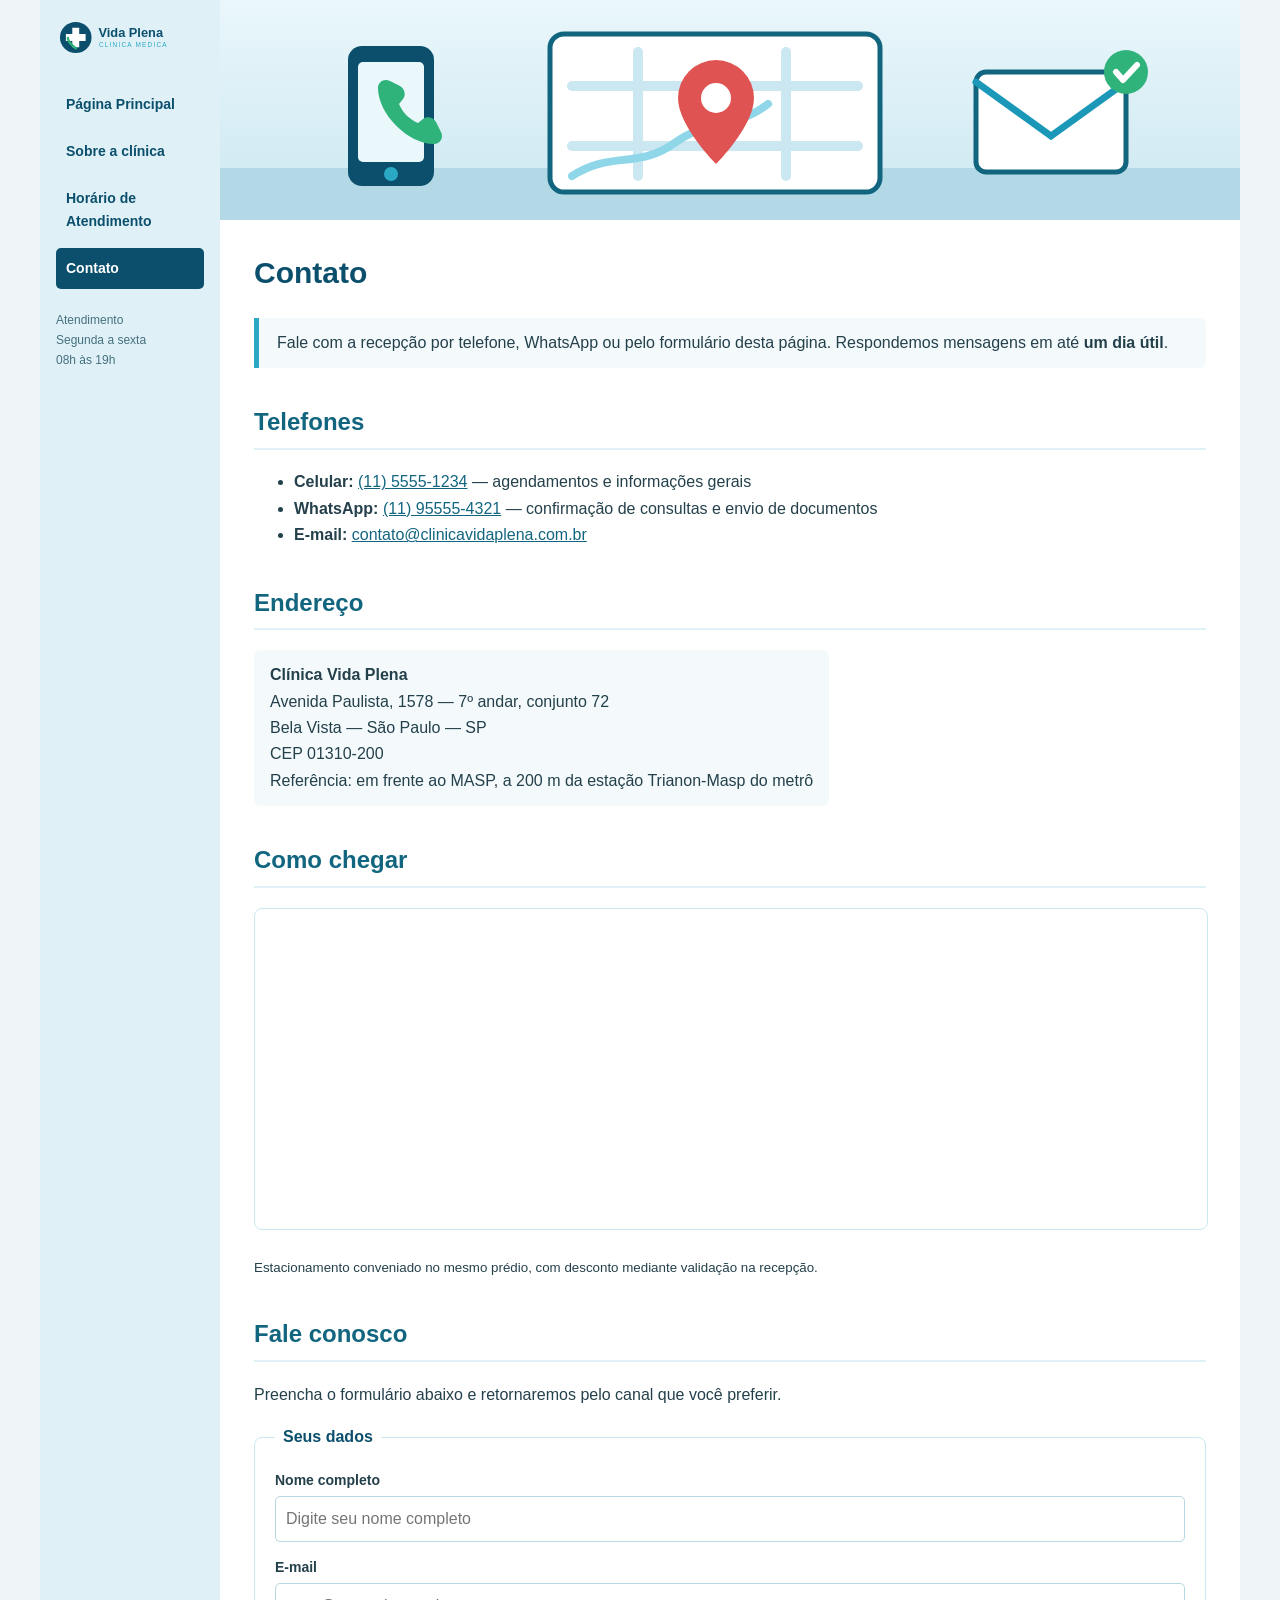
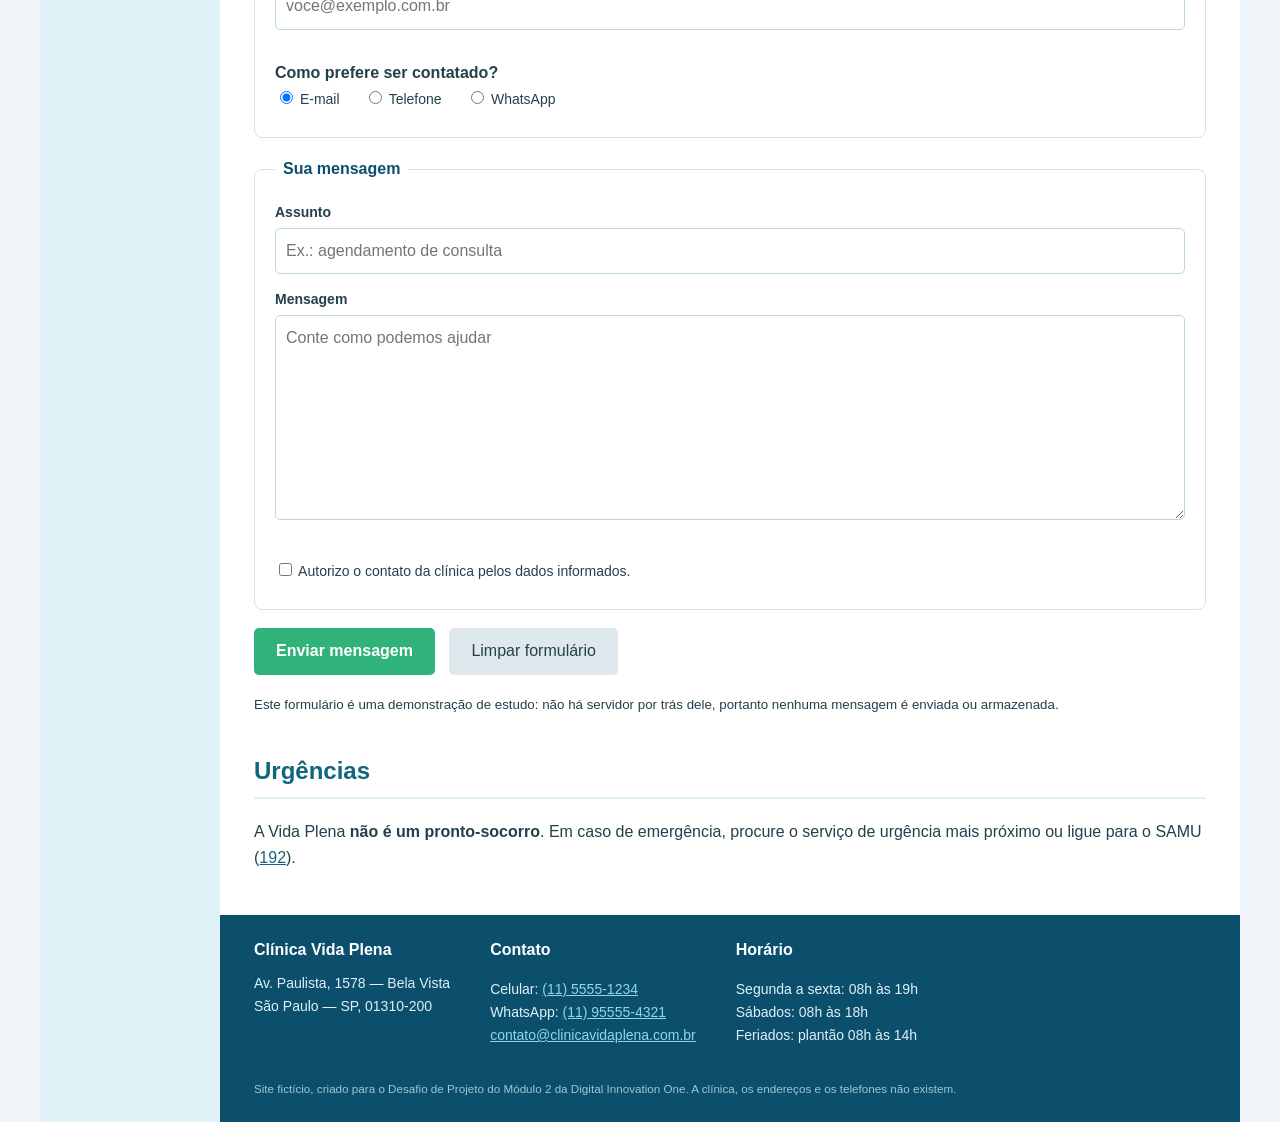
<file: desafio-modulo-2/contato.html>
<!DOCTYPE html>
<html lang="pt-br">

<head>
    <meta charset="UTF-8">
    <meta name="viewport" content="width=device-width, initial-scale=1.0">
    <title>Clínica Vida Plena - Contato</title>
    <meta name="description" content="Telefones, endereço, mapa e formulário de contato da Clínica Vida Plena.">
    <link rel="stylesheet" href="assets/css/base.css">
</head>

<body>
    <div class="wrapper">

        <nav class="menu">
            <img class="logo" src="assets/images/logo.svg" alt="Logotipo da Clínica Vida Plena">
            <ul>
                <li><a href="index.html">Página Principal</a></li>
                <li><a href="sobre.html">Sobre a clínica</a></li>
                <li><a href="horarios.html">Horário de Atendimento</a></li>
                <li><a href="contato.html" aria-current="page">Contato</a></li>
            </ul>
            <p class="menu-info">
                Atendimento<br>
                Segunda a sexta<br>
                08h às 19h
            </p>
        </nav>

        <div class="main">

            <header class="header">
                <img src="assets/images/header-contato.svg" alt="Ilustração de um mapa com marcador de localização, um telefone e um envelope">
            </header>

            <main class="content">
                <h1>Contato</h1>

                <p class="destaque">
                    Fale com a recepção por telefone, WhatsApp ou pelo formulário desta página.
                    Respondemos mensagens em até <strong>um dia útil</strong>.
                </p>

                <h2>Telefones</h2>

                <ul>
                    <li>
                        <strong>Celular:</strong>
                        <a href="tel:+551155551234">(11) 5555-1234</a>
                        — agendamentos e informações gerais
                    </li>
                    <li>
                        <strong>WhatsApp:</strong>
                        <a href="https://wa.me/5511955554321" target="_blank" rel="noopener">(11) 95555-4321</a>
                        — confirmação de consultas e envio de documentos
                    </li>
                    <li>
                        <strong>E-mail:</strong>
                        <a href="mailto:contato@clinicavidaplena.com.br">contato@clinicavidaplena.com.br</a>
                    </li>
                </ul>

                <h2>Endereço</h2>

                <address>
                    <strong>Clínica Vida Plena</strong><br>
                    Avenida Paulista, 1578 — 7º andar, conjunto 72<br>
                    Bela Vista — São Paulo — SP<br>
                    CEP 01310-200<br>
                    Referência: em frente ao MASP, a 200 m da estação Trianon-Masp do metrô
                </address>

                <h2>Como chegar</h2>

                <iframe
                    title="Mapa do Google com a localização da Clínica Vida Plena na Avenida Paulista, 1578"
                    src="https://maps.google.com/maps?q=Avenida%20Paulista%2C%201578%20-%20Bela%20Vista%2C%20S%C3%A3o%20Paulo%20-%20SP&z=16&output=embed"
                    loading="lazy"
                    referrerpolicy="no-referrer-when-downgrade">
                </iframe>

                <p>
                    <small>Estacionamento conveniado no mesmo prédio, com desconto mediante
                        validação na recepção.</small>
                </p>

                <h2>Fale conosco</h2>

                <p>
                    Preencha o formulário abaixo e retornaremos pelo canal que você preferir.
                </p>

                <form action="#" method="post">

                    <fieldset>
                        <legend>Seus dados</legend>

                        <label for="nome">Nome completo</label>
                        <input type="text" id="nome" name="nome" placeholder="Digite seu nome completo" required>

                        <label for="email">E-mail</label>
                        <input type="email" id="email" name="email" placeholder="voce@exemplo.com.br" required>

                        <p>
                            <strong>Como prefere ser contatado?</strong><br>
                            <label class="inline"><input type="radio" name="preferencia" value="email" checked> E-mail</label>
                            <label class="inline"><input type="radio" name="preferencia" value="telefone"> Telefone</label>
                            <label class="inline"><input type="radio" name="preferencia" value="whatsapp"> WhatsApp</label>
                        </p>
                    </fieldset>

                    <fieldset>
                        <legend>Sua mensagem</legend>

                        <label for="assunto">Assunto</label>
                        <input type="text" id="assunto" name="assunto" placeholder="Ex.: agendamento de consulta" required>

                        <label for="mensagem">Mensagem</label>
                        <textarea id="mensagem" name="mensagem" rows="7" placeholder="Conte como podemos ajudar" required></textarea>

                        <p>
                            <label class="inline">
                                <input type="checkbox" name="consentimento" value="sim" required>
                                Autorizo o contato da clínica pelos dados informados.
                            </label>
                        </p>
                    </fieldset>

                    <button type="submit">Enviar mensagem</button>
                    <button type="reset">Limpar formulário</button>
                </form>

                <p>
                    <small>Este formulário é uma demonstração de estudo: não há servidor por trás
                        dele, portanto nenhuma mensagem é enviada ou armazenada.</small>
                </p>

                <h2>Urgências</h2>

                <p>
                    A Vida Plena <strong>não é um pronto-socorro</strong>. Em caso de emergência,
                    procure o serviço de urgência mais próximo ou ligue para o SAMU
                    (<a href="tel:192">192</a>).
                </p>
            </main>

            <footer class="footer">
                <div class="colunas">
                    <div>
                        <h2>Clínica Vida Plena</h2>
                        <address>
                            Av. Paulista, 1578 — Bela Vista<br>
                            São Paulo — SP, 01310-200
                        </address>
                    </div>
                    <div>
                        <h2>Contato</h2>
                        <p>
                            Celular: <a href="tel:+551155551234">(11) 5555-1234</a><br>
                            WhatsApp: <a href="https://wa.me/5511955554321" target="_blank" rel="noopener">(11) 95555-4321</a><br>
                            <a href="mailto:contato@clinicavidaplena.com.br">contato@clinicavidaplena.com.br</a>
                        </p>
                    </div>
                    <div>
                        <h2>Horário</h2>
                        <p>
                            Segunda a sexta: 08h às 19h<br>
                            Sábados: 08h às 18h<br>
                            Feriados: plantão 08h às 14h
                        </p>
                    </div>
                </div>
                <p class="aviso">
                    <small>Site fictício, criado para o Desafio de Projeto do Módulo 2 da
                        Digital Innovation One. A clínica, os endereços e os telefones não existem.</small>
                </p>
            </footer>

        </div>
    </div>
</body>

</html>
</file>
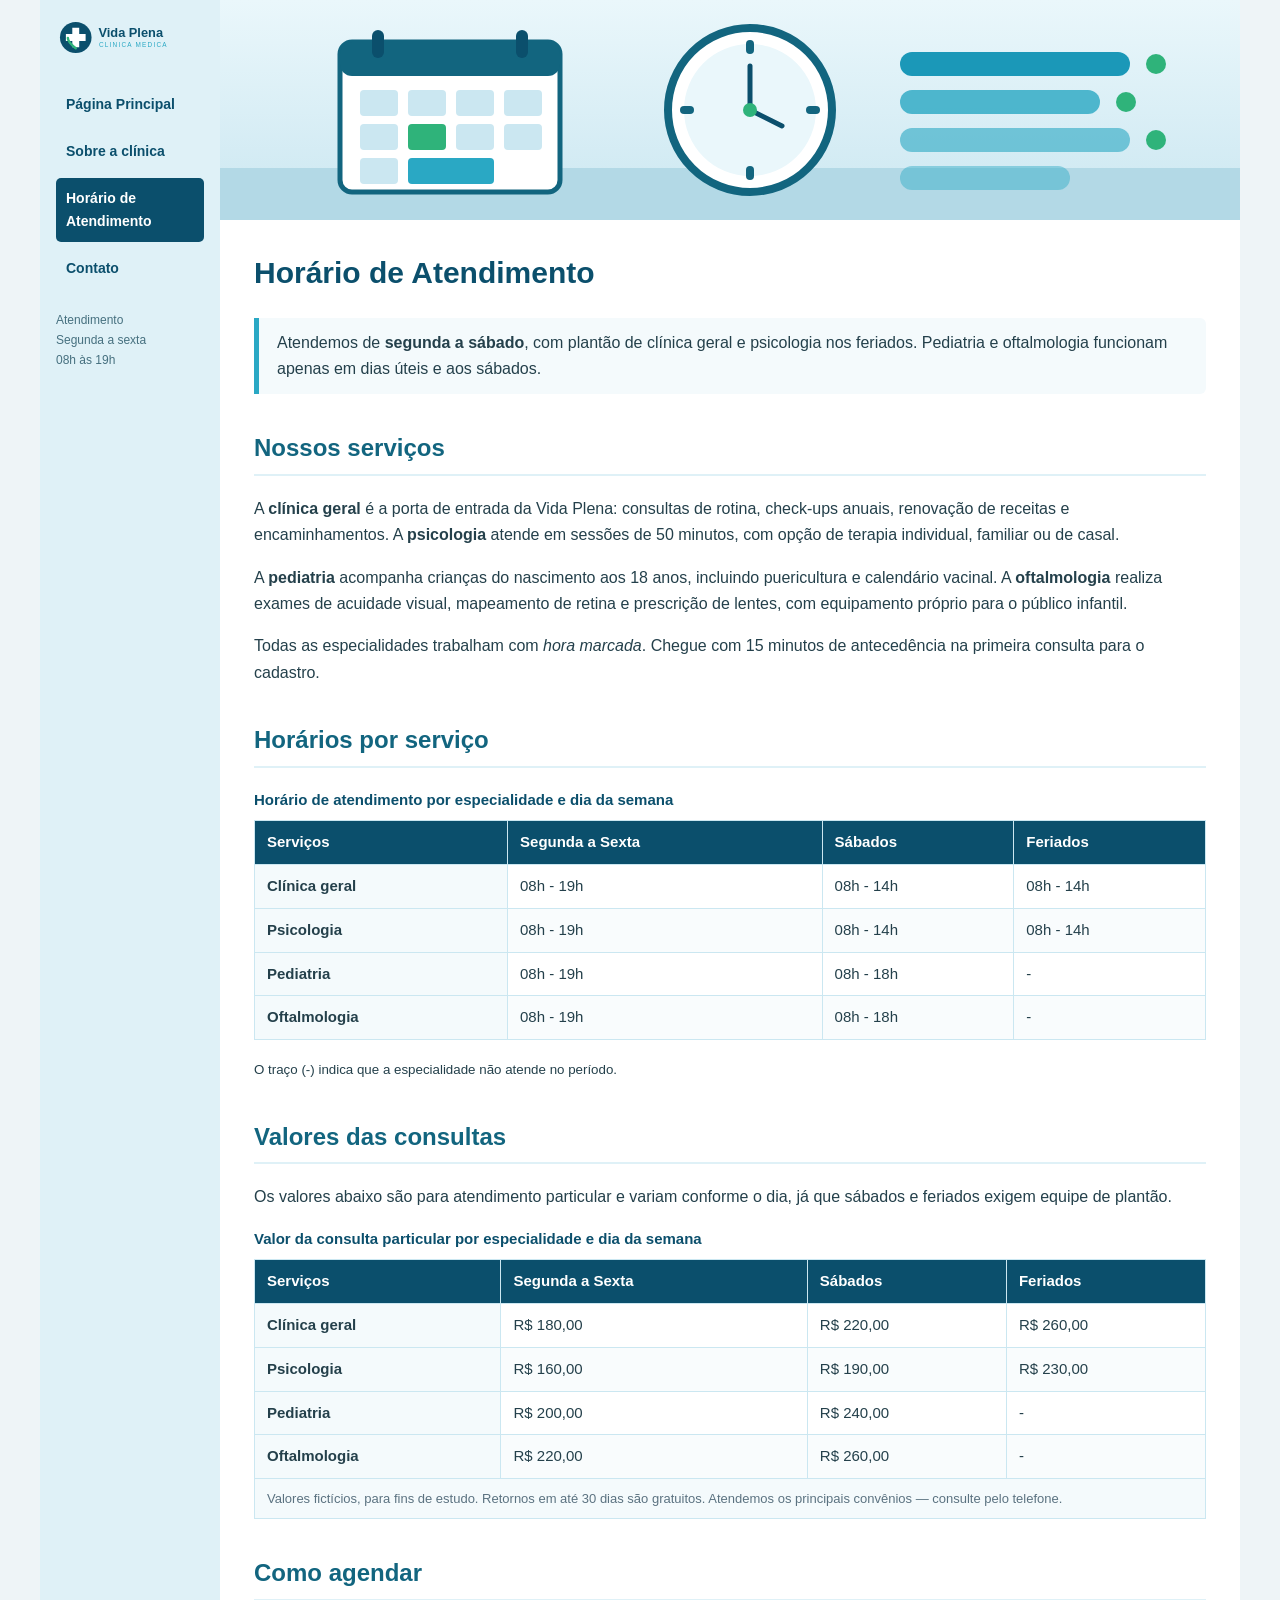
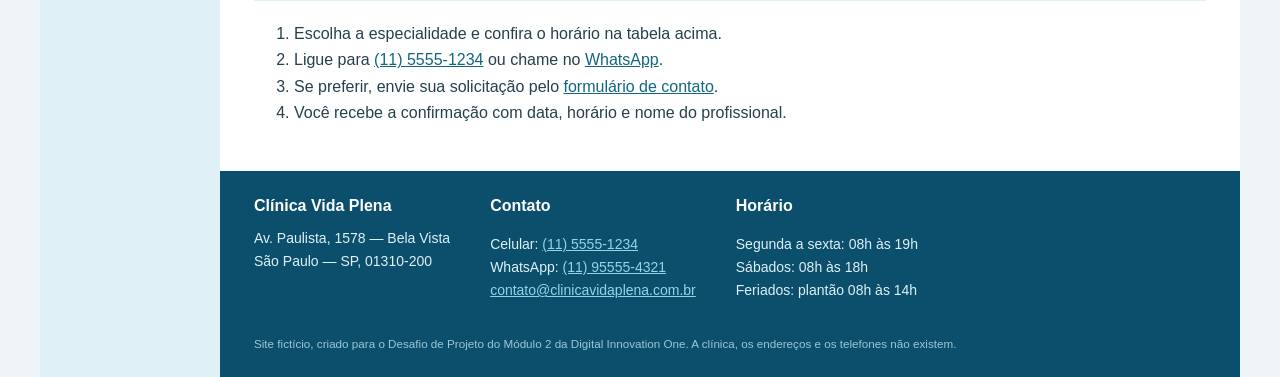
<file: desafio-modulo-2/horarios.html>
<!DOCTYPE html>
<html lang="pt-br">

<head>
    <meta charset="UTF-8">
    <meta name="viewport" content="width=device-width, initial-scale=1.0">
    <title>Clínica Vida Plena - Horário de Atendimento</title>
    <meta name="description" content="Horários e valores de consulta por especialidade na Clínica Vida Plena.">
    <link rel="stylesheet" href="assets/css/base.css">
</head>

<body>
    <div class="wrapper">

        <nav class="menu">
            <img class="logo" src="assets/images/logo.svg" alt="Logotipo da Clínica Vida Plena">
            <ul>
                <li><a href="index.html">Página Principal</a></li>
                <li><a href="sobre.html">Sobre a clínica</a></li>
                <li><a href="horarios.html" aria-current="page">Horário de Atendimento</a></li>
                <li><a href="contato.html">Contato</a></li>
            </ul>
            <p class="menu-info">
                Atendimento<br>
                Segunda a sexta<br>
                08h às 19h
            </p>
        </nav>

        <div class="main">

            <header class="header">
                <img src="assets/images/header-horarios.svg" alt="Ilustração de um relógio e uma agenda de atendimento">
            </header>

            <main class="content">
                <h1>Horário de Atendimento</h1>

                <p class="destaque">
                    Atendemos de <strong>segunda a sábado</strong>, com plantão de clínica geral e
                    psicologia nos feriados. Pediatria e oftalmologia funcionam apenas em dias
                    úteis e aos sábados.
                </p>

                <h2>Nossos serviços</h2>

                <p>
                    A <strong>clínica geral</strong> é a porta de entrada da Vida Plena: consultas
                    de rotina, check-ups anuais, renovação de receitas e encaminhamentos. A
                    <strong>psicologia</strong> atende em sessões de 50 minutos, com opção de
                    terapia individual, familiar ou de casal.
                </p>

                <p>
                    A <strong>pediatria</strong> acompanha crianças do nascimento aos 18 anos,
                    incluindo puericultura e calendário vacinal. A
                    <strong>oftalmologia</strong> realiza exames de acuidade visual, mapeamento de
                    retina e prescrição de lentes, com equipamento próprio para o público infantil.
                </p>

                <p>
                    Todas as especialidades trabalham com <em>hora marcada</em>. Chegue com 15
                    minutos de antecedência na primeira consulta para o cadastro.
                </p>

                <h2>Horários por serviço</h2>

                <table>
                    <caption>Horário de atendimento por especialidade e dia da semana</caption>
                    <thead>
                        <tr>
                            <th scope="col">Serviços</th>
                            <th scope="col">Segunda a Sexta</th>
                            <th scope="col">Sábados</th>
                            <th scope="col">Feriados</th>
                        </tr>
                    </thead>
                    <tbody>
                        <tr>
                            <th scope="row">Clínica geral</th>
                            <td>08h - 19h</td>
                            <td>08h - 14h</td>
                            <td>08h - 14h</td>
                        </tr>
                        <tr>
                            <th scope="row">Psicologia</th>
                            <td>08h - 19h</td>
                            <td>08h - 14h</td>
                            <td>08h - 14h</td>
                        </tr>
                        <tr>
                            <th scope="row">Pediatria</th>
                            <td>08h - 19h</td>
                            <td>08h - 18h</td>
                            <td>-</td>
                        </tr>
                        <tr>
                            <th scope="row">Oftalmologia</th>
                            <td>08h - 19h</td>
                            <td>08h - 18h</td>
                            <td>-</td>
                        </tr>
                    </tbody>
                </table>

                <p>
                    <small>O traço (-) indica que a especialidade não atende no período.</small>
                </p>

                <h2>Valores das consultas</h2>

                <p>
                    Os valores abaixo são para atendimento particular e variam conforme o dia,
                    já que sábados e feriados exigem equipe de plantão.
                </p>

                <table>
                    <caption>Valor da consulta particular por especialidade e dia da semana</caption>
                    <thead>
                        <tr>
                            <th scope="col">Serviços</th>
                            <th scope="col">Segunda a Sexta</th>
                            <th scope="col">Sábados</th>
                            <th scope="col">Feriados</th>
                        </tr>
                    </thead>
                    <tbody>
                        <tr>
                            <th scope="row">Clínica geral</th>
                            <td>R$ 180,00</td>
                            <td>R$ 220,00</td>
                            <td>R$ 260,00</td>
                        </tr>
                        <tr>
                            <th scope="row">Psicologia</th>
                            <td>R$ 160,00</td>
                            <td>R$ 190,00</td>
                            <td>R$ 230,00</td>
                        </tr>
                        <tr>
                            <th scope="row">Pediatria</th>
                            <td>R$ 200,00</td>
                            <td>R$ 240,00</td>
                            <td>-</td>
                        </tr>
                        <tr>
                            <th scope="row">Oftalmologia</th>
                            <td>R$ 220,00</td>
                            <td>R$ 260,00</td>
                            <td>-</td>
                        </tr>
                    </tbody>
                    <tfoot>
                        <tr>
                            <td colspan="4">
                                Valores fictícios, para fins de estudo. Retornos em até 30 dias são
                                gratuitos. Atendemos os principais convênios — consulte pelo telefone.
                            </td>
                        </tr>
                    </tfoot>
                </table>

                <h2>Como agendar</h2>

                <ol>
                    <li>Escolha a especialidade e confira o horário na tabela acima.</li>
                    <li>Ligue para <a href="tel:+551155551234">(11) 5555-1234</a> ou chame no
                        <a href="https://wa.me/5511955554321" target="_blank" rel="noopener">WhatsApp</a>.</li>
                    <li>Se preferir, envie sua solicitação pelo
                        <a href="contato.html">formulário de contato</a>.</li>
                    <li>Você recebe a confirmação com data, horário e nome do profissional.</li>
                </ol>
            </main>

            <footer class="footer">
                <div class="colunas">
                    <div>
                        <h2>Clínica Vida Plena</h2>
                        <address>
                            Av. Paulista, 1578 — Bela Vista<br>
                            São Paulo — SP, 01310-200
                        </address>
                    </div>
                    <div>
                        <h2>Contato</h2>
                        <p>
                            Celular: <a href="tel:+551155551234">(11) 5555-1234</a><br>
                            WhatsApp: <a href="https://wa.me/5511955554321" target="_blank" rel="noopener">(11) 95555-4321</a><br>
                            <a href="mailto:contato@clinicavidaplena.com.br">contato@clinicavidaplena.com.br</a>
                        </p>
                    </div>
                    <div>
                        <h2>Horário</h2>
                        <p>
                            Segunda a sexta: 08h às 19h<br>
                            Sábados: 08h às 18h<br>
                            Feriados: plantão 08h às 14h
                        </p>
                    </div>
                </div>
                <p class="aviso">
                    <small>Site fictício, criado para o Desafio de Projeto do Módulo 2 da
                        Digital Innovation One. A clínica, os endereços e os telefones não existem.</small>
                </p>
            </footer>

        </div>
    </div>
</body>

</html>
</file>
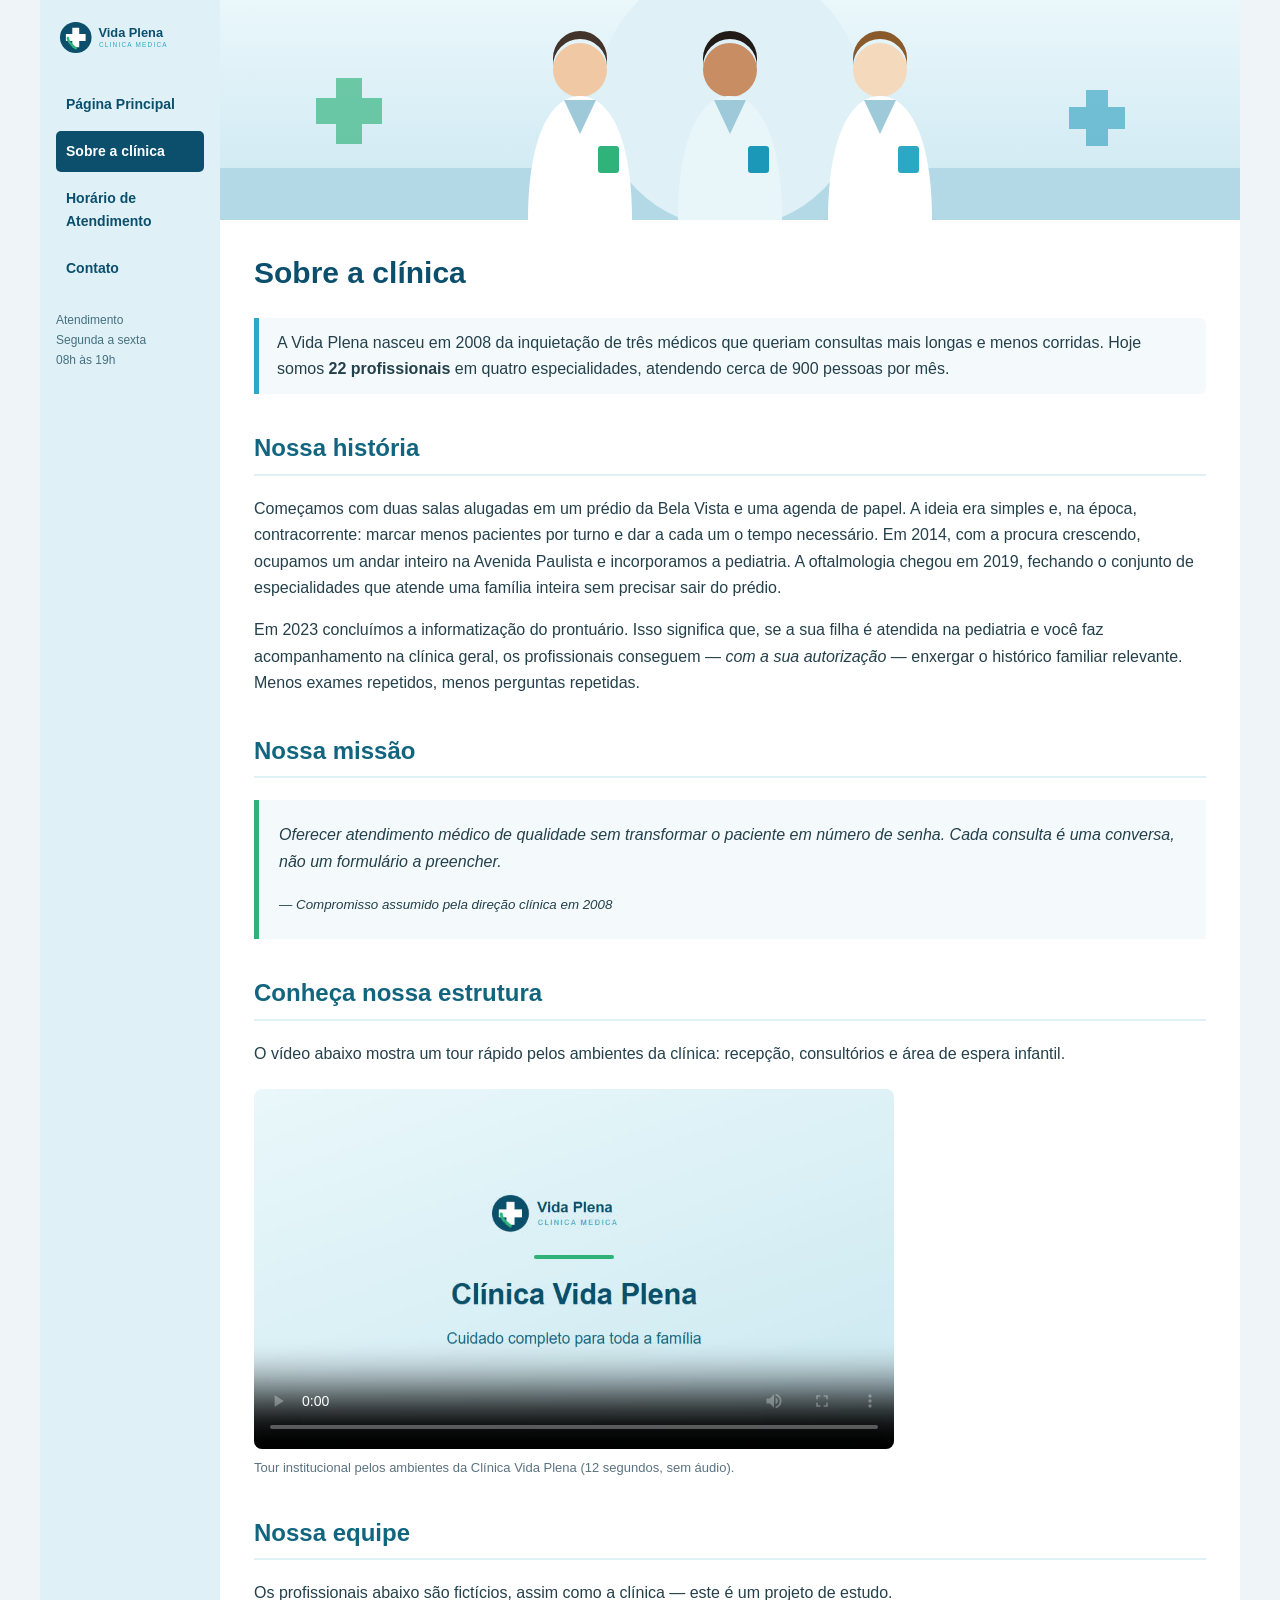
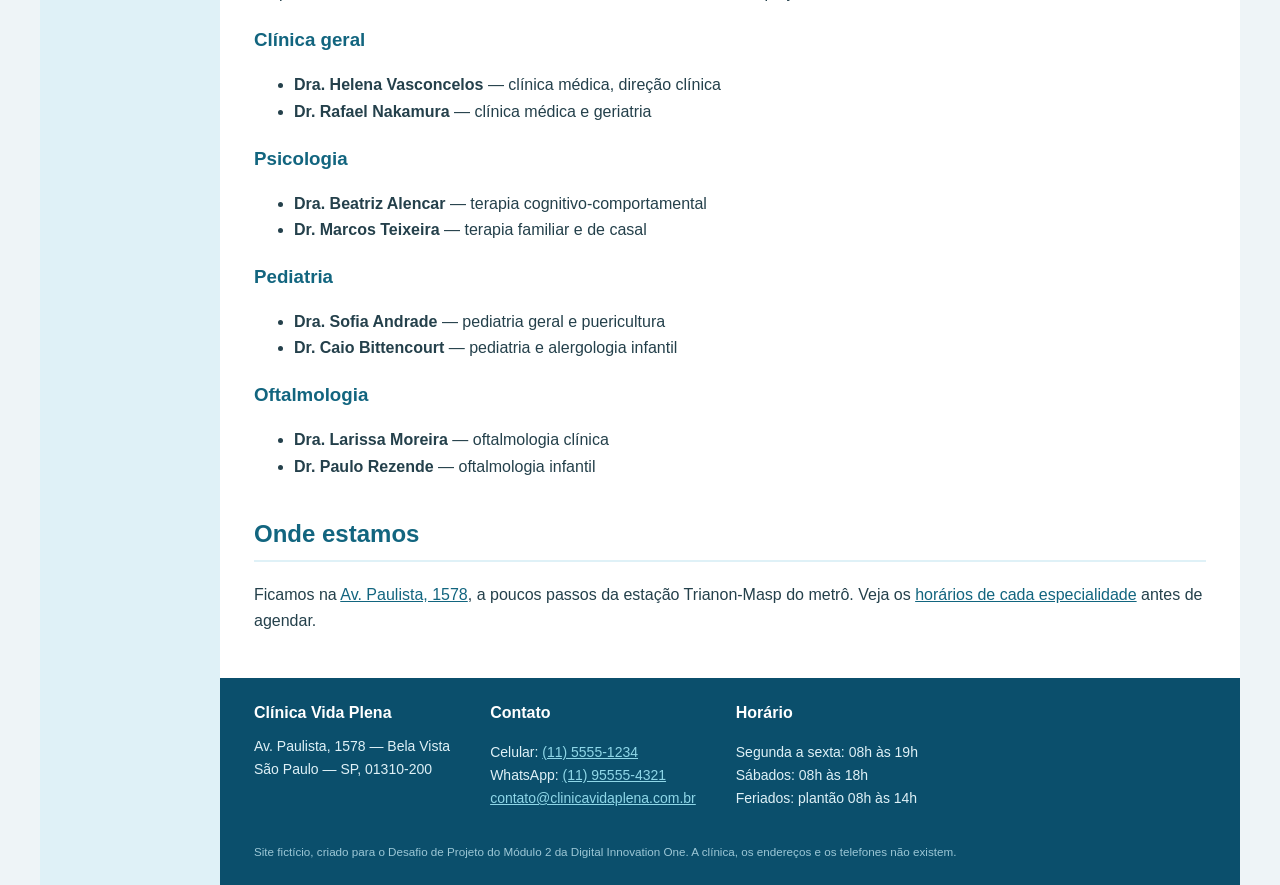
<file: desafio-modulo-2/sobre.html>
<!DOCTYPE html>
<html lang="pt-br">

<head>
    <meta charset="UTF-8">
    <meta name="viewport" content="width=device-width, initial-scale=1.0">
    <title>Clínica Vida Plena - Sobre a clínica</title>
    <meta name="description" content="História, missão, estrutura e equipe da Clínica Vida Plena.">
    <link rel="stylesheet" href="assets/css/base.css">
</head>

<body>
    <div class="wrapper">

        <nav class="menu">
            <img class="logo" src="assets/images/logo.svg" alt="Logotipo da Clínica Vida Plena">
            <ul>
                <li><a href="index.html">Página Principal</a></li>
                <li><a href="sobre.html" aria-current="page">Sobre a clínica</a></li>
                <li><a href="horarios.html">Horário de Atendimento</a></li>
                <li><a href="contato.html">Contato</a></li>
            </ul>
            <p class="menu-info">
                Atendimento<br>
                Segunda a sexta<br>
                08h às 19h
            </p>
        </nav>

        <div class="main">

            <header class="header">
                <img src="assets/images/header-sobre.svg" alt="Ilustração da equipe multidisciplinar da Clínica Vida Plena">
            </header>

            <main class="content">
                <h1>Sobre a clínica</h1>

                <p class="destaque">
                    A Vida Plena nasceu em 2008 da inquietação de três médicos que queriam consultas
                    mais longas e menos corridas. Hoje somos <strong>22 profissionais</strong> em
                    quatro especialidades, atendendo cerca de 900 pessoas por mês.
                </p>

                <h2>Nossa história</h2>

                <p>
                    Começamos com duas salas alugadas em um prédio da Bela Vista e uma agenda de
                    papel. A ideia era simples e, na época, contracorrente: marcar menos pacientes
                    por turno e dar a cada um o tempo necessário. Em 2014, com a procura crescendo,
                    ocupamos um andar inteiro na Avenida Paulista e incorporamos a pediatria. A
                    oftalmologia chegou em 2019, fechando o conjunto de especialidades que atende
                    uma família inteira sem precisar sair do prédio.
                </p>

                <p>
                    Em 2023 concluímos a informatização do prontuário. Isso significa que, se a sua
                    filha é atendida na pediatria e você faz acompanhamento na clínica geral, os
                    profissionais conseguem — <em>com a sua autorização</em> — enxergar o histórico
                    familiar relevante. Menos exames repetidos, menos perguntas repetidas.
                </p>

                <h2>Nossa missão</h2>

                <blockquote>
                    <p>
                        Oferecer atendimento médico de qualidade sem transformar o paciente em número
                        de senha. Cada consulta é uma conversa, não um formulário a preencher.
                    </p>
                    <p><small>— Compromisso assumido pela direção clínica em 2008</small></p>
                </blockquote>

                <h2>Conheça nossa estrutura</h2>

                <p>
                    O vídeo abaixo mostra um tour rápido pelos ambientes da clínica: recepção,
                    consultórios e área de espera infantil.
                </p>

                <figure>
                    <video controls preload="metadata" poster="assets/images/tour-poster.jpg">
                        <source src="assets/media/tour-clinica.mp4" type="video/mp4">
                        Seu navegador não suporta vídeo.
                        <a href="assets/media/tour-clinica.mp4">Baixe o tour</a> para assistir.
                    </video>
                    <figcaption>
                        Tour institucional pelos ambientes da Clínica Vida Plena (12 segundos, sem áudio).
                    </figcaption>
                </figure>

                <h2>Nossa equipe</h2>

                <p>
                    Os profissionais abaixo são fictícios, assim como a clínica — este é um projeto
                    de estudo.
                </p>

                <h3>Clínica geral</h3>
                <ul>
                    <li><strong>Dra. Helena Vasconcelos</strong> — clínica médica, direção clínica</li>
                    <li><strong>Dr. Rafael Nakamura</strong> — clínica médica e geriatria</li>
                </ul>

                <h3>Psicologia</h3>
                <ul>
                    <li><strong>Dra. Beatriz Alencar</strong> — terapia cognitivo-comportamental</li>
                    <li><strong>Dr. Marcos Teixeira</strong> — terapia familiar e de casal</li>
                </ul>

                <h3>Pediatria</h3>
                <ul>
                    <li><strong>Dra. Sofia Andrade</strong> — pediatria geral e puericultura</li>
                    <li><strong>Dr. Caio Bittencourt</strong> — pediatria e alergologia infantil</li>
                </ul>

                <h3>Oftalmologia</h3>
                <ul>
                    <li><strong>Dra. Larissa Moreira</strong> — oftalmologia clínica</li>
                    <li><strong>Dr. Paulo Rezende</strong> — oftalmologia infantil</li>
                </ul>

                <h2>Onde estamos</h2>

                <p>
                    Ficamos na <a href="contato.html">Av. Paulista, 1578</a>, a poucos passos da
                    estação Trianon-Masp do metrô. Veja os
                    <a href="horarios.html">horários de cada especialidade</a> antes de agendar.
                </p>
            </main>

            <footer class="footer">
                <div class="colunas">
                    <div>
                        <h2>Clínica Vida Plena</h2>
                        <address>
                            Av. Paulista, 1578 — Bela Vista<br>
                            São Paulo — SP, 01310-200
                        </address>
                    </div>
                    <div>
                        <h2>Contato</h2>
                        <p>
                            Celular: <a href="tel:+551155551234">(11) 5555-1234</a><br>
                            WhatsApp: <a href="https://wa.me/5511955554321" target="_blank" rel="noopener">(11) 95555-4321</a><br>
                            <a href="mailto:contato@clinicavidaplena.com.br">contato@clinicavidaplena.com.br</a>
                        </p>
                    </div>
                    <div>
                        <h2>Horário</h2>
                        <p>
                            Segunda a sexta: 08h às 19h<br>
                            Sábados: 08h às 18h<br>
                            Feriados: plantão 08h às 14h
                        </p>
                    </div>
                </div>
                <p class="aviso">
                    <small>Site fictício, criado para o Desafio de Projeto do Módulo 2 da
                        Digital Innovation One. A clínica, os endereços e os telefones não existem.</small>
                </p>
            </footer>

        </div>
    </div>
</body>

</html>
</file>
<file: assets/css/portal.css>
/* ============================================================
   Portal dos desafios da Formação HTML Web Developer

   A paleta é a mesma verificada no Módulo 3: todo par de texto
   atinge no mínimo 4.5:1 de contraste e o anel de foco, 3:1,
   nos dois temas.
   ============================================================ */

:root {
    --bg: #ffffff;
    --superficie: #f4f7f9;
    --texto: #1b2227;
    --suave: #57646f;
    --link: #0b5cad;
    --visitado: #6a3ea1;
    --borda: #c3ccd4;
    --foco: #a2440b;
    --cabecalho: #123c56;
    --sobre-cabecalho: #ffffff;
    --destaque-bg: #eef2f5;

    --raio: 10px;
}

@media (prefers-color-scheme: dark) {
    :root {
        --bg: #11161b;
        --superficie: #1a212a;
        --texto: #e7edf2;
        --suave: #a7b4c0;
        --link: #74b6f5;
        --visitado: #c6a4ef;
        --borda: #33404d;
        --foco: #f0a868;
        --cabecalho: #0d2534;
        --sobre-cabecalho: #e7edf2;
        --destaque-bg: #202932;
    }
}

*,
*::before,
*::after {
    box-sizing: border-box;
}

html,
body {
    margin: 0;
    padding: 0;
}

body {
    background-color: var(--bg);
    color: var(--texto);
    font-family: 'Segoe UI', Tahoma, Geneva, Verdana, sans-serif;
    font-size: clamp(1rem, 0.96rem + 0.2vw, 1.075rem);
    line-height: 1.7;
}

@media (prefers-reduced-motion: reduce) {

    *,
    *::before,
    *::after {
        animation-duration: 0.01ms !important;
        animation-iteration-count: 1 !important;
        transition-duration: 0.01ms !important;
    }
}

.container {
    max-width: 62rem;
    margin: 0 auto;
    padding: 0 1.25rem;
}

/* ---------------- links e foco ---------------- */

a {
    color: var(--link);
    text-decoration: none;
}

a:hover {
    text-decoration: underline;
}

a:visited {
    color: var(--visitado);
}

:focus-visible {
    outline: 3px solid var(--foco);
    outline-offset: 3px;
    border-radius: 3px;
}

.skip-link {
    position: absolute;
    left: 1rem;
    top: -100px;
    z-index: 10;
    background-color: var(--bg);
    color: var(--link);
    border: 2px solid var(--foco);
    border-radius: var(--raio);
    padding: 0.7rem 1.2rem;
    font-weight: 700;
    transition: top 0.15s ease-in-out;
}

.skip-link:focus {
    top: 1rem;
}

/* ---------------- topo ---------------- */

.topo {
    background-color: var(--cabecalho);
    color: var(--sobre-cabecalho);
    padding: 3rem 0 2.75rem;
    margin-bottom: 2.5rem;
}

.topo__sobretitulo {
    margin: 0 0 0.35rem;
    font-size: 0.8rem;
    letter-spacing: 0.14em;
    text-transform: uppercase;
    opacity: 0.85;
}

.topo h1 {
    font-family: Georgia, 'Times New Roman', serif;
    font-size: clamp(2rem, 1.4rem + 2.4vw, 3rem);
    font-weight: 400;
    line-height: 1.15;
    margin: 0 0 0.85rem;
}

.topo__resumo {
    margin: 0;
    max-width: 60ch;
    opacity: 0.92;
}

/* ---------------- conteúdo ---------------- */

main h2 {
    font-family: Georgia, 'Times New Roman', serif;
    font-size: 1.6rem;
    font-weight: 400;
    margin: 2.5rem 0 1rem;
    padding-bottom: 0.4rem;
    border-bottom: 1px solid var(--borda);
}

main h2:first-child {
    margin-top: 0;
}

main p {
    max-width: 68ch;
}

pre {
    background-color: var(--destaque-bg);
    border: 1px solid var(--borda);
    border-radius: var(--raio);
    padding: 0.9rem 1.1rem;
    overflow-x: auto;
}

code {
    font-family: Consolas, 'Courier New', monospace;
    font-size: 0.92em;
}

/* ---------------- cartões ---------------- */

.cartoes {
    list-style: none;
    margin: 0;
    padding: 0;
    display: grid;
    gap: 1.25rem;
    grid-template-columns: repeat(auto-fit, minmax(min(100%, 17rem), 1fr));
}

.cartao {
    background-color: var(--superficie);
    border: 1px solid var(--borda);
    border-radius: var(--raio);
    padding: 1.25rem 1.4rem 1.5rem;
}

.cartao__modulo {
    margin: 0;
    font-size: 0.76rem;
    letter-spacing: 0.12em;
    text-transform: uppercase;
    color: var(--suave);
    font-weight: 700;
}

.cartao h3 {
    font-family: Georgia, 'Times New Roman', serif;
    font-size: 1.35rem;
    font-weight: 400;
    margin: 0.3rem 0 0.6rem;
}

.cartao p {
    margin: 0 0 0.75rem;
}

.cartao p:last-child {
    margin-bottom: 0;
}

.cartao__exercita {
    color: var(--suave);
    font-size: 0.92rem;
}

/* ---------------- rodapé ---------------- */

.rodape {
    background-color: var(--superficie);
    border-top: 1px solid var(--borda);
    margin-top: 3.5rem;
    padding: 1.75rem 0 2.5rem;
}

.rodape p {
    margin: 0 0 0.5rem;
    max-width: 68ch;
}

.rodape__aviso {
    color: var(--suave);
    margin-bottom: 0;
}
</file>
<file: desafio-modulo-2/assets/css/base.css>
/* ============================================================
   base.css - Clinica Vida Plena
   Adaptado do template do Modulo 2 da trilha de HTML da DIO.
   A estrutura (wrapper / menu / main / header / content / footer)
   e a mesma do template original; as cores foram trocadas por uma
   paleta azul-clinica, como o proprio desafio autoriza.
   ============================================================ */

html,
body {
    margin: 0;
}

body {
    background-color: #eef4f7;
    display: flex;
    justify-content: center;
    font-family: Arial, Helvetica, sans-serif;
    color: #24404b;
    line-height: 1.65;
}

.wrapper {
    width: 1200px;
    display: flex;
    margin: 0 auto;
    background-color: #ffffff;
}

.main {
    display: flex;
    flex-flow: column;
    width: 85%;
}

/* ---------------- menu ---------------- */

.menu {
    width: 15%;
    background-color: #dff1f7;
    padding: 18px 16px;
    box-sizing: border-box;
}

.menu .logo {
    width: 100%;
    height: auto;
    margin-bottom: 18px;
}

.menu ul {
    list-style: none;
    margin: 0;
    padding: 0;
}

.menu li {
    margin-bottom: 6px;
}

.menu a {
    display: block;
    padding: 9px 10px;
    border-radius: 5px;
    color: #0b4f6c;
    text-decoration: none;
    font-size: 14px;
    font-weight: bold;
}

.menu a:hover {
    background-color: #b9e0ec;
}

.menu a[aria-current="page"] {
    background-color: #0b4f6c;
    color: #ffffff;
}

.menu-info {
    margin-top: 22px;
    font-size: 12px;
    color: #46707f;
}

/* ---------------- header ---------------- */

.header {
    background-color: #cbe7f1;
    min-height: 150px;
}

.header img {
    width: 100%;
    height: auto;
    display: block;
}

/* ---------------- content ---------------- */

.content {
    background-color: #ffffff;
    min-height: 300px;
    padding: 28px 34px;
    box-sizing: border-box;
}

.content h1 {
    color: #0b4f6c;
    margin-top: 0;
    font-size: 30px;
}

.content h2 {
    color: #12657f;
    border-bottom: 2px solid #dff1f7;
    padding-bottom: 6px;
    margin-top: 34px;
}

.content h3 {
    color: #12657f;
    margin-bottom: 4px;
}

.content a {
    color: #12657f;
}

.content address {
    font-style: normal;
    background-color: #f4fafc;
    border-radius: 6px;
    padding: 12px 16px;
    display: inline-block;
}

.destaque {
    background-color: #f4fafc;
    border-left: 5px solid #2aa8c4;
    padding: 12px 18px;
    border-radius: 0 6px 6px 0;
}

/* cartoes das especialidades */

.especialidades {
    display: flex;
    gap: 16px;
    list-style: none;
    margin: 18px 0;
    padding: 0;
}

.especialidades li {
    flex: 1;
    text-align: center;
    background-color: #f4fafc;
    border-radius: 8px;
    padding: 16px 10px;
}

.especialidades img {
    width: 76px;
    height: 76px;
}

.especialidades strong {
    display: block;
    color: #0b4f6c;
    margin-top: 6px;
}

.especialidades small {
    color: #5b7280;
}

figure {
    margin: 22px 0;
}

figcaption {
    font-size: 13px;
    color: #5b7280;
    margin-top: 8px;
}

blockquote {
    border-left: 5px solid #2fb37a;
    background-color: #f4fafc;
    margin: 22px 0;
    padding: 6px 20px;
    font-style: italic;
}

/* ---------------- tabelas ---------------- */

table {
    border-collapse: collapse;
    width: 100%;
    margin: 14px 0 8px;
    font-size: 15px;
}

caption {
    text-align: left;
    font-weight: bold;
    color: #0b4f6c;
    padding-bottom: 8px;
}

th,
td {
    border: 1px solid #cbe7f1;
    padding: 9px 12px;
    text-align: left;
}

thead th {
    background-color: #0b4f6c;
    color: #ffffff;
}

tbody th {
    background-color: #f4fafc;
}

tbody tr:nth-child(even) td {
    background-color: #f9fcfd;
}

tfoot td {
    background-color: #f4fafc;
    font-size: 13px;
    color: #5b7280;
}

/* ---------------- midias ---------------- */

iframe {
    width: 100%;
    height: 320px;
    border: 1px solid #cbe7f1;
    border-radius: 8px;
}

video {
    width: 100%;
    max-width: 640px;
    border-radius: 8px;
    display: block;
}

audio {
    width: 100%;
    max-width: 420px;
}

/* ---------------- formulario ---------------- */

fieldset {
    border: 1px solid #cbe7f1;
    border-radius: 8px;
    padding: 18px 20px 6px;
    margin: 0 0 18px;
}

legend {
    color: #0b4f6c;
    font-weight: bold;
    padding: 0 8px;
}

label {
    display: block;
    margin-bottom: 4px;
    font-weight: bold;
    font-size: 14px;
}

label.inline {
    display: inline-block;
    font-weight: normal;
    margin-right: 20px;
}

input[type="text"],
input[type="email"],
textarea {
    width: 100%;
    box-sizing: border-box;
    padding: 9px 10px;
    border: 1px solid #b9d7e2;
    border-radius: 5px;
    font: inherit;
    margin-bottom: 14px;
}

input[type="text"]:focus,
input[type="email"]:focus,
textarea:focus {
    outline: 2px solid #2aa8c4;
    border-color: #2aa8c4;
}

button {
    font: inherit;
    padding: 10px 22px;
    border: 0;
    border-radius: 5px;
    cursor: pointer;
    margin-right: 10px;
}

button[type="submit"] {
    background-color: #2fb37a;
    color: #ffffff;
    font-weight: bold;
}

button[type="reset"] {
    background-color: #dfe8ec;
    color: #24404b;
}

/* ---------------- footer ---------------- */

.footer {
    background-color: #0b4f6c;
    min-height: 150px;
    color: #dff1f7;
    padding: 22px 34px;
    box-sizing: border-box;
    font-size: 14px;
}

.footer h2 {
    color: #ffffff;
    font-size: 16px;
    margin: 0 0 8px;
}

.footer a {
    color: #8fd7e8;
}

.footer address {
    font-style: normal;
}

.footer .colunas {
    display: flex;
    gap: 40px;
}

.footer .aviso {
    margin: 16px 0 0;
    color: #9cc7d6;
}
</file>
<file: desafio-modulo-3/assets/css/style.css>
/* ============================================================
   Enciclopédia Aberta — Desafio do Módulo 3 da trilha HTML da DIO

   Evolução do base.css fornecido pela DIO: o grid de três colunas
   (navegação | artigo | índice) foi mantido, mas reescrito com
   variáveis de cor, tema claro/escuro e comportamento responsivo.

   A paleta abaixo foi verificada com o cálculo de contraste WCAG 2.1:
   todo par de texto atinge no mínimo 4.5:1 e o anel de foco, 3:1,
   nos dois temas.
   ============================================================ */

:root {
    --bg: #ffffff;
    --superficie: #f4f7f9;
    --texto: #1b2227;
    --suave: #57646f;
    --link: #0b5cad;
    --visitado: #6a3ea1;
    --borda: #c3ccd4;
    --foco: #a2440b;
    --cabecalho: #123c56;
    --sobre-cabecalho: #ffffff;
    --destaque-bg: #eef2f5;

    --largura-maxima: 1440px;
    --raio: 8px;
}

@media (prefers-color-scheme: dark) {
    :root {
        --bg: #11161b;
        --superficie: #1a212a;
        --texto: #e7edf2;
        --suave: #a7b4c0;
        --link: #74b6f5;
        --visitado: #c6a4ef;
        --borda: #33404d;
        --foco: #f0a868;
        --cabecalho: #0d2534;
        --sobre-cabecalho: #e7edf2;
        --destaque-bg: #202932;
    }
}

*,
*::before,
*::after {
    box-sizing: border-box;
}

html {
    scroll-behavior: smooth;
}

html,
body {
    margin: 0;
    padding: 0;
}

body {
    background-color: var(--bg);
    color: var(--texto);
    font-family: 'Segoe UI', Tahoma, Geneva, Verdana, sans-serif;
    font-size: clamp(1rem, 0.96rem + 0.2vw, 1.075rem);
    line-height: 1.7;
}

/* Quem pediu menos movimento não recebe rolagem animada. */
@media (prefers-reduced-motion: reduce) {
    html {
        scroll-behavior: auto;
    }

    *,
    *::before,
    *::after {
        animation-duration: 0.01ms !important;
        animation-iteration-count: 1 !important;
        transition-duration: 0.01ms !important;
    }
}

/* ---------------- links e foco ---------------- */

a {
    color: var(--link);
    text-decoration: none;
}

a:hover {
    text-decoration: underline;
}

a:visited {
    color: var(--visitado);
}

:focus-visible {
    outline: 3px solid var(--foco);
    outline-offset: 2px;
    border-radius: 2px;
}

/* ---------------- pular para o conteúdo ---------------- */

.skip-link {
    position: absolute;
    left: 1rem;
    top: -100px;
    z-index: 10;
    background-color: var(--bg);
    color: var(--link);
    border: 2px solid var(--foco);
    border-radius: var(--raio);
    padding: 0.7rem 1.2rem;
    font-weight: 700;
    transition: top 0.15s ease-in-out;
}

.skip-link:focus {
    top: 1rem;
}

/* ---------------- cabeçalho ---------------- */

.cabecalho {
    background-color: var(--superficie);
    border-bottom: 1px solid var(--borda);
}

.cabecalho__interno {
    max-width: var(--largura-maxima);
    margin: 0 auto;
    padding: 1rem;
    display: flex;
    flex-wrap: wrap;
    align-items: center;
    gap: 0.5rem 1.5rem;
}

.cabecalho__marca img {
    display: block;
    width: 15rem;
    height: auto;
}

.cabecalho__lema {
    margin: 0;
    color: var(--suave);
    font-size: 0.9rem;
}

/* ---------------- trilha de navegação ---------------- */

.trilha {
    background-color: var(--bg);
    border-bottom: 1px solid var(--borda);
}

.trilha__interna {
    max-width: var(--largura-maxima);
    margin: 0 auto;
    padding: 0.6rem 1rem;
}

.trilha ol {
    list-style: none;
    margin: 0;
    padding: 0;
    display: flex;
    flex-wrap: wrap;
    gap: 0.4rem;
    font-size: 0.9rem;
}

.trilha li + li::before {
    content: "/";
    color: var(--suave);
    margin-right: 0.4rem;
}

.trilha [aria-current="page"] {
    color: var(--suave);
    font-weight: 700;
}

/* ---------------- layout de três colunas ---------------- */

.layout {
    max-width: var(--largura-maxima);
    margin: 0 auto;
    padding: 0 1rem 3rem;
    display: grid;
    gap: 1.5rem;
    /* minmax(0, 1fr) impede que conteudo largo (a tabela, por exemplo)
       estique a faixa e provoque rolagem horizontal na pagina. */
    grid-template-columns: minmax(0, 1fr);
    grid-template-areas:
        "lateral"
        "indice"
        "artigo";
}

/* Pelo mesmo motivo: itens de grid tem min-width: auto por padrao, o que
   os impede de encolher abaixo do proprio conteudo. */
.lateral,
.artigo,
.indice {
    min-width: 0;
}

.lateral {
    grid-area: lateral;
}

.artigo {
    grid-area: artigo;
}

.indice {
    grid-area: indice;
}

/* Em telas estreitas o resumo do <details> ja diz "Neste artigo";
   o rotulo repetido sai da tela, mas continua nomeando o <nav>. */
.indice__titulo {
    position: absolute;
    width: 1px;
    height: 1px;
    overflow: hidden;
    clip-path: inset(50%);
    white-space: nowrap;
}

@media (min-width: 1080px) {
    .layout {
        gap: 3rem;
        grid-template-areas: "lateral artigo indice";
        grid-template-columns: minmax(0, 15rem) minmax(0, 2.5fr) minmax(0, 16rem);
        padding-top: 1.5rem;
    }

    .lateral {
        border-right: 1px solid var(--borda);
        padding-right: 1.5rem;
    }

    .indice {
        border-left: 1px solid var(--borda);
        padding-left: 1.5rem;
        align-self: start;
        position: sticky;
        top: 1.5rem;
        max-height: calc(100vh - 3rem);
        overflow-y: auto;
    }

    /* No desktop as duas colunas ficam sempre abertas: o resumo
       de <details> vira redundante e é removido da tela. */
    .lateral summary,
    .indice summary {
        display: none;
    }

    /* Sem o resumo do <details> na tela, o rotulo volta a ser visivel. */
    .indice__titulo {
        position: static;
        width: auto;
        height: auto;
        overflow: visible;
        clip-path: none;
        white-space: normal;
    }
}

/* ---------------- barras laterais ---------------- */

.lateral summary,
.indice summary {
    cursor: pointer;
    font-weight: 700;
    padding: 0.7rem 0.25rem;
    border-bottom: 1px solid var(--borda);
}

.lateral ul,
.indice ol {
    list-style: none;
    margin: 0 0 1.25rem;
    padding: 0;
}

.lateral li,
.indice li {
    margin-bottom: 0.15rem;
}

.lateral a,
.indice a {
    display: block;
    padding: 0.3rem 0.5rem;
    border-radius: 6px;
    border-left: 3px solid transparent;
}

.lateral a:hover,
.indice a:hover {
    background-color: var(--superficie);
}

.lateral__titulo,
.indice__titulo {
    font-size: 0.78rem;
    letter-spacing: 0.09em;
    text-transform: uppercase;
    color: var(--suave);
    margin: 1.25rem 0 0.5rem;
}

/* Seção que está sendo lida, marcada pelo indice.js. */
.indice a[aria-current="location"] {
    background-color: var(--destaque-bg);
    border-left-color: var(--foco);
    font-weight: 700;
}

/* ---------------- artigo ---------------- */

.artigo h1 {
    font-family: Georgia, 'Times New Roman', serif;
    font-size: clamp(2rem, 1.5rem + 2vw, 2.9rem);
    font-weight: 400;
    line-height: 1.2;
    margin: 0 0 0.75rem;
    padding-bottom: 0.6rem;
    border-bottom: 1px solid var(--borda);
}

.artigo h2 {
    font-family: Georgia, 'Times New Roman', serif;
    font-size: clamp(1.4rem, 1.2rem + 0.7vw, 1.75rem);
    font-weight: 400;
    margin: 2.5rem 0 0.6rem;
    padding-bottom: 0.35rem;
    border-bottom: 1px solid var(--borda);
}

.artigo h3 {
    font-size: 1.15rem;
    margin: 1.75rem 0 0.4rem;
}

.artigo p {
    margin: 0 0 1rem;
    max-width: 68ch;
}

.artigo__resumo {
    font-size: 1.1em;
    color: var(--texto);
}

.artigo section {
    scroll-margin-top: 1.5rem;
}

/* ---------------- infobox ---------------- */

.infobox {
    background-color: var(--superficie);
    border: 1px solid var(--borda);
    border-radius: var(--raio);
    padding: 1rem 1.25rem 1.25rem;
    margin: 0 0 1.5rem;
}

.infobox h2 {
    font-family: inherit;
    font-size: 1rem;
    font-weight: 700;
    text-align: center;
    margin: 0 0 0.75rem;
    padding: 0;
    border: 0;
}

.infobox__figura {
    margin: 0 0 1rem;
    text-align: center;
}

.infobox__figura img {
    width: 100%;
    height: auto;
}

.infobox__dados {
    margin: 0;
    display: grid;
    grid-template-columns: auto 1fr;
    gap: 0.35rem 1rem;
    font-size: 0.92rem;
}

.infobox__dados dt {
    font-weight: 700;
    color: var(--suave);
}

.infobox__dados dd {
    margin: 0;
}

@media (min-width: 1080px) {
    .infobox {
        float: right;
        width: 22rem;
        margin: 0 0 1.5rem 2rem;
    }
}

/* ---------------- figuras ---------------- */

figure {
    margin: 1.5rem 0;
}

figure img {
    max-width: 100%;
    height: auto;
    border: 1px solid var(--borda);
    border-radius: var(--raio);
    background-color: var(--superficie);
}

figcaption {
    color: var(--suave);
    font-size: 0.88rem;
    margin-top: 0.5rem;
    max-width: 60ch;
}

.figura-mapa img {
    width: min(100%, 20rem);
}

.figura-larga img {
    width: min(100%, 34rem);
}

/* ---------------- tabela ---------------- */

.tabela-rolavel {
    overflow-x: auto;
    margin: 1rem 0 1.5rem;
    border-radius: var(--raio);
}

table {
    border-collapse: collapse;
    width: 100%;
    min-width: 32rem;
    font-size: 0.95rem;
}

caption {
    text-align: left;
    color: var(--suave);
    font-size: 0.88rem;
    padding-bottom: 0.5rem;
}

th,
td {
    border: 1px solid var(--borda);
    padding: 0.6rem 0.8rem;
    text-align: left;
}

thead th {
    background-color: var(--cabecalho);
    color: var(--sobre-cabecalho);
    font-weight: 700;
}

tbody th {
    background-color: var(--superficie);
}

tbody tr:nth-child(even) td {
    background-color: var(--superficie);
}

/* ---------------- citação e notas ---------------- */

blockquote {
    margin: 1.5rem 0;
    padding: 0.5rem 1.25rem;
    border-left: 4px solid var(--foco);
    background-color: var(--superficie);
    border-radius: 0 var(--raio) var(--raio) 0;
}

.citacao {
    margin: 1.5rem 0;
}

.citacao blockquote {
    margin: 0;
}

.citacao figcaption {
    margin-top: 0.5rem;
}

.nota a {
    padding: 0 0.15rem;
    font-size: 0.85em;
}

.notas {
    padding-left: 1.4rem;
    font-size: 0.94rem;
}

.notas li {
    margin-bottom: 0.6rem;
}

.notas__voltar {
    white-space: nowrap;
    font-size: 0.88em;
}

/* ---------------- rodapé ---------------- */

.rodape {
    background-color: var(--superficie);
    border-top: 1px solid var(--borda);
    margin-top: 2rem;
}

.rodape__interno {
    max-width: var(--largura-maxima);
    margin: 0 auto;
    padding: 1.75rem 1rem 2.5rem;
}

.rodape h2 {
    font-family: Georgia, 'Times New Roman', serif;
    font-size: 1.2rem;
    font-weight: 400;
    margin: 0 0 0.5rem;
}

.rodape p {
    margin: 0 0 0.75rem;
    max-width: 68ch;
}

.rodape__aviso {
    color: var(--suave);
}
</file>
